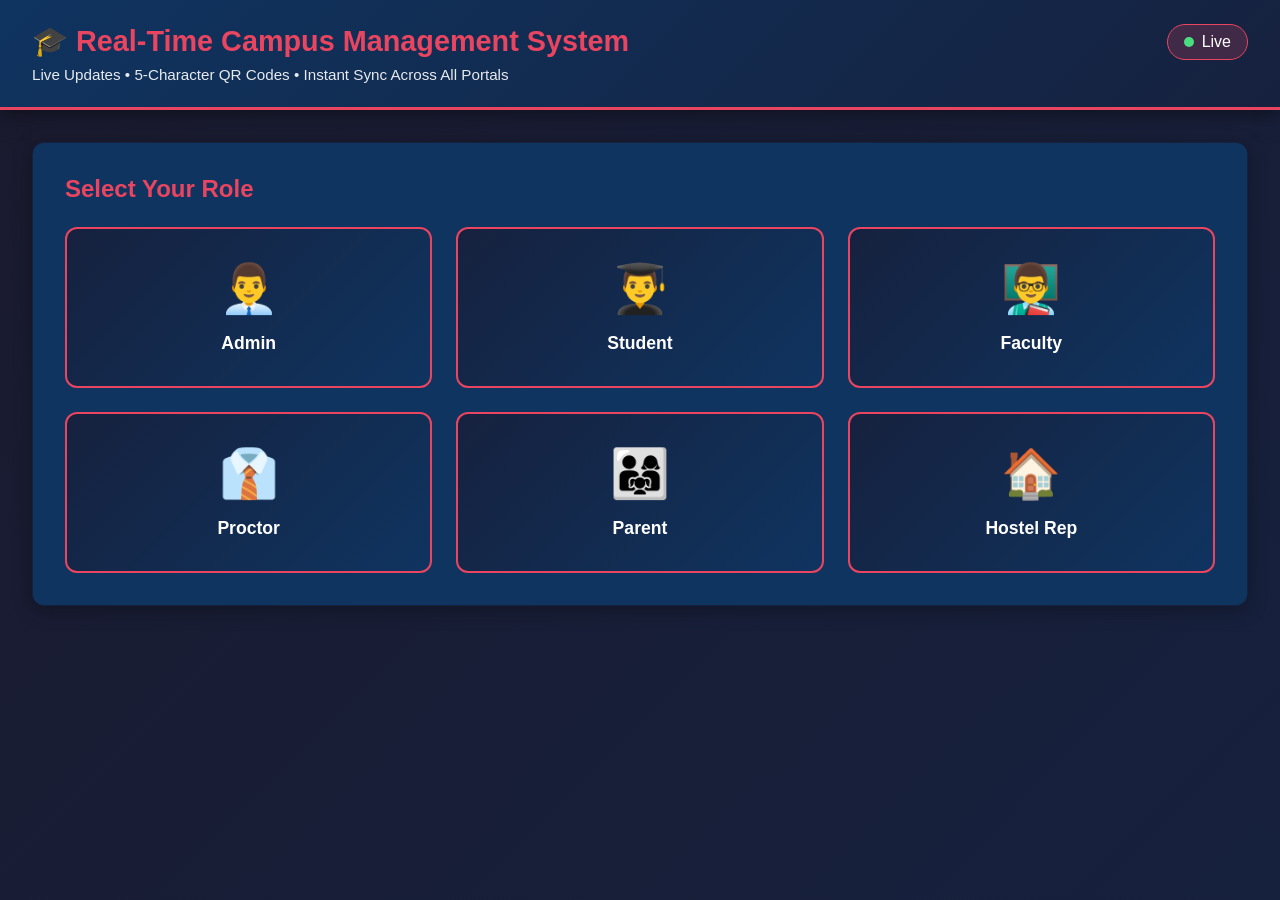
<file: index.html>
<!DOCTYPE html>
<html lang="en">
<head>
    <meta charset="UTF-8">
    <meta name="viewport" content="width=device-width, initial-scale=1.0">
    <title>Real-Time Campus Management System - Complete</title>
    <style>
        * {
            margin: 0;
            padding: 0;
            box-sizing: border-box;
        }

        body {
            font-family: 'Segoe UI', Tahoma, Geneva, Verdana, sans-serif;
            background: linear-gradient(135deg, #1a1a2e 0%, #16213e 100%);
            min-height: 100vh;
            color: #e0e0e0;
        }

        .header {
            background: linear-gradient(135deg, #0f3460 0%, #16213e 100%);
            color: white;
            padding: 1.5rem 2rem;
            box-shadow: 0 2px 20px rgba(0,0,0,0.5);
            position: relative;
            border-bottom: 3px solid #e94560;
        }

        .header h1 {
            font-size: 1.8rem;
            margin-bottom: 0.5rem;
            color: #e94560;
        }

        .header p {
            opacity: 0.9;
            font-size: 0.95rem;
        }

        .real-time-indicator {
            position: absolute;
            top: 1.5rem;
            right: 2rem;
            display: flex;
            align-items: center;
            gap: 0.5rem;
            background: rgba(233, 69, 96, 0.2);
            padding: 0.5rem 1rem;
            border-radius: 20px;
            border: 1px solid #e94560;
        }

        .status-dot {
            width: 10px;
            height: 10px;
            border-radius: 50%;
            background: #4ade80;
            animation: pulse 2s infinite;
        }

        @keyframes pulse {
            0%, 100% { opacity: 1; }
            50% { opacity: 0.5; }
        }

        .notification-badge {
            position: absolute;
            top: -8px;
            right: -8px;
            background: #e94560;
            color: white;
            border-radius: 50%;
            width: 24px;
            height: 24px;
            display: flex;
            align-items: center;
            justify-content: center;
            font-size: 0.75rem;
            font-weight: bold;
            animation: bounce 0.5s;
        }

        @keyframes bounce {
            0%, 100% { transform: scale(1); }
            50% { transform: scale(1.2); }
        }

        .container {
            max-width: 1400px;
            margin: 2rem auto;
            padding: 0 2rem;
        }

        .role-selector {
            background: #0f3460;
            border-radius: 12px;
            padding: 2rem;
            margin-bottom: 2rem;
            box-shadow: 0 4px 20px rgba(0,0,0,0.3);
            border: 1px solid #16213e;
        }

        .role-selector h2 {
            color: #e94560;
            margin-bottom: 1.5rem;
        }

        .role-buttons {
            display: grid;
            grid-template-columns: repeat(3, 1fr);
            gap: 1.5rem;
        }

        .role-btn {
            background: linear-gradient(135deg, #16213e 0%, #0f3460 100%);
            color: white;
            border: 2px solid #e94560;
            padding: 2rem 1.5rem;
            border-radius: 12px;
            cursor: pointer;
            font-size: 1.1rem;
            font-weight: 600;
            transition: all 0.3s;
            position: relative;
            text-align: center;
        }

        .role-btn:hover {
            transform: translateY(-5px);
            box-shadow: 0 10px 30px rgba(233, 69, 96, 0.4);
            background: linear-gradient(135deg, #e94560 0%, #0f3460 100%);
        }

        .role-btn.active {
            background: linear-gradient(135deg, #e94560 0%, #16213e 100%);
            box-shadow: 0 10px 30px rgba(233, 69, 96, 0.6);
        }

        .role-icon {
            font-size: 3rem;
            display: block;
            margin-bottom: 1rem;
        }

        .portal {
            display: none;
            background: #0f3460;
            border-radius: 12px;
            padding: 2rem;
            box-shadow: 0 4px 20px rgba(0,0,0,0.3);
            border: 1px solid #16213e;
        }

        .portal.active {
            display: block;
        }

        .portal-header {
            border-bottom: 2px solid #e94560;
            padding-bottom: 1rem;
            margin-bottom: 2rem;
            position: relative;
        }

        .portal-header h2 {
            color: #e94560;
            font-size: 1.8rem;
        }

        .dashboard-grid {
            display: grid;
            grid-template-columns: repeat(auto-fit, minmax(300px, 1fr));
            gap: 1.5rem;
            margin-bottom: 2rem;
        }

        .card {
            background: #16213e;
            border-radius: 8px;
            padding: 1.5rem;
            border-left: 4px solid #e94560;
            position: relative;
            box-shadow: 0 2px 10px rgba(0,0,0,0.2);
        }

        .card.new-update {
            animation: highlightCard 1s;
        }

        @keyframes highlightCard {
            0%, 100% { background: #16213e; }
            50% { background: #1a2332; }
        }

        .card h3 {
            color: #e94560;
            margin-bottom: 1rem;
            font-size: 1.2rem;
        }

        .form-group {
            margin-bottom: 1.5rem;
        }

        .form-group label {
            display: block;
            margin-bottom: 0.5rem;
            color: #b0b0b0;
            font-weight: 500;
        }

        .form-group input,
        .form-group select,
        .form-group textarea {
            width: 100%;
            padding: 0.8rem;
            border: 1px solid #1a1a2e;
            border-radius: 6px;
            font-size: 0.95rem;
            background: #1a1a2e;
            color: #e0e0e0;
        }

        .form-group input:focus,
        .form-group select:focus,
        .form-group textarea:focus {
            outline: none;
            border-color: #e94560;
        }

        .form-group textarea {
            resize: vertical;
            min-height: 100px;
        }

        .btn {
            background: linear-gradient(135deg, #e94560 0%, #0f3460 100%);
            color: white;
            border: none;
            padding: 0.8rem 2rem;
            border-radius: 6px;
            cursor: pointer;
            font-size: 1rem;
            font-weight: 500;
            transition: all 0.3s;
        }

        .btn:hover {
            transform: translateY(-2px);
            box-shadow: 0 5px 15px rgba(233, 69, 96, 0.4);
        }

        .btn:disabled {
            opacity: 0.5;
            cursor: not-allowed;
        }

        .btn-success {
            background: linear-gradient(135deg, #4ade80 0%, #16a34a 100%);
        }

        .btn-danger {
            background: linear-gradient(135deg, #ef4444 0%, #dc2626 100%);
        }

        .btn-sm {
            padding: 0.5rem 1rem;
            font-size: 0.9rem;
        }

        .tabs {
            display: flex;
            gap: 1rem;
            margin-bottom: 2rem;
            border-bottom: 2px solid #1a1a2e;
            flex-wrap: wrap;
        }

        .tab {
            padding: 1rem 1.5rem;
            background: transparent;
            border: none;
            cursor: pointer;
            font-size: 1rem;
            color: #b0b0b0;
            border-bottom: 3px solid transparent;
            transition: all 0.3s;
            position: relative;
        }

        .tab.active {
            color: #e94560;
            border-bottom-color: #e94560;
            font-weight: 600;
        }

        .tab-content {
            display: none;
        }

        .tab-content.active {
            display: block;
        }

        .qr-code {
            width: 250px;
            height: 250px;
            background: #1a1a2e;
            border: 3px solid #e94560;
            display: flex;
            flex-direction: column;
            align-items: center;
            justify-content: center;
            margin: 1rem auto;
            border-radius: 12px;
            box-shadow: 0 4px 20px rgba(233, 69, 96, 0.3);
        }

        .qr-code-text {
            font-size: 3rem;
            font-weight: bold;
            letter-spacing: 0.2rem;
            color: #e94560;
            font-family: 'Courier New', monospace;
        }

        .attendance-status {
            display: inline-block;
            padding: 0.4rem 1rem;
            border-radius: 20px;
            font-size: 0.9rem;
            font-weight: 500;
        }

        .status-present {
            background: rgba(74, 222, 128, 0.2);
            color: #4ade80;
            border: 1px solid #4ade80;
        }

        .status-absent {
            background: rgba(239, 68, 68, 0.2);
            color: #ef4444;
            border: 1px solid #ef4444;
        }

        .request-list {
            list-style: none;
        }

        .request-item {
            background: #16213e;
            padding: 1rem;
            margin-bottom: 1rem;
            border-radius: 6px;
            border-left: 4px solid #e94560;
            position: relative;
        }

        .request-item.new {
            animation: slideIn 0.5s;
            border-left-color: #fbbf24;
            background: rgba(251, 191, 36, 0.1);
        }

        @keyframes slideIn {
            from {
                transform: translateX(-20px);
                opacity: 0;
            }
            to {
                transform: translateX(0);
                opacity: 1;
            }
        }

        .request-item h4 {
            margin-bottom: 0.5rem;
            color: #e0e0e0;
        }

        .request-item p {
            color: #b0b0b0;
            margin-bottom: 0.5rem;
        }

        .request-actions {
            margin-top: 1rem;
            display: flex;
            gap: 1rem;
            flex-wrap: wrap;
        }

        .badge {
            display: inline-block;
            padding: 0.3rem 0.8rem;
            border-radius: 12px;
            font-size: 0.85rem;
            font-weight: 500;
        }

        .badge-pending {
            background: rgba(251, 191, 36, 0.2);
            color: #fbbf24;
            border: 1px solid #fbbf24;
        }

        .badge-approved {
            background: rgba(74, 222, 128, 0.2);
            color: #4ade80;
            border: 1px solid #4ade80;
        }

        .badge-rejected {
            background: rgba(239, 68, 68, 0.2);
            color: #ef4444;
            border: 1px solid #ef4444;
        }

        .badge-new {
            background: rgba(251, 191, 36, 0.2);
            color: #fbbf24;
            animation: pulse 2s infinite;
        }

        .login-form {
            max-width: 400px;
            margin: 2rem auto;
            background: #16213e;
            padding: 2rem;
            border-radius: 12px;
            box-shadow: 0 4px 20px rgba(0,0,0,0.3);
        }

        .timer {
            text-align: center;
            font-size: 1.2rem;
            color: #e94560;
            font-weight: 600;
            margin: 1rem 0;
        }

        table {
            width: 100%;
            border-collapse: collapse;
            margin-top: 1rem;
        }

        th, td {
            padding: 1rem;
            text-align: left;
            border-bottom: 1px solid #1a1a2e;
        }

        th {
            background: #1a1a2e;
            font-weight: 600;
            color: #e94560;
        }

        tr:hover {
            background: rgba(233, 69, 96, 0.05);
        }

        .logout-btn {
            float: right;
            background: #1a1a2e;
            color: #e94560;
            padding: 0.6rem 1.2rem;
            border: 1px solid #e94560;
        }

        .stats-grid {
            display: grid;
            grid-template-columns: repeat(auto-fit, minmax(200px, 1fr));
            gap: 1rem;
            margin-bottom: 2rem;
        }

        .stat-card {
            background: linear-gradient(135deg, #e94560 0%, #0f3460 100%);
            color: white;
            padding: 1.5rem;
            border-radius: 8px;
            text-align: center;
            box-shadow: 0 4px 15px rgba(233, 69, 96, 0.3);
        }

        .stat-card h3 {
            font-size: 2rem;
            margin-bottom: 0.5rem;
            color: white;
        }

        .stat-card p {
            opacity: 0.9;
        }

        .toast {
            position: fixed;
            top: 80px;
            right: 20px;
            background: #16213e;
            padding: 1rem 1.5rem;
            border-radius: 8px;
            box-shadow: 0 4px 20px rgba(0,0,0,0.5);
            display: none;
            align-items: center;
            gap: 1rem;
            z-index: 1000;
            animation: slideInRight 0.3s;
            min-width: 300px;
            border: 1px solid #e94560;
        }

        .toast.show {
            display: flex;
        }

        @keyframes slideInRight {
            from {
                transform: translateX(400px);
            }
            to {
                transform: translateX(0);
            }
        }

        .toast-success {
            border-left: 4px solid #4ade80;
        }

        .toast-error {
            border-left: 4px solid #ef4444;
        }

        .toast-info {
            border-left: 4px solid #3b82f6;
        }

        .toast-warning {
            border-left: 4px solid #fbbf24;
        }

        .timestamp {
            font-size: 0.75rem;
            color: #888;
            margin-top: 0.25rem;
        }

        .file-info {
            background: rgba(233, 69, 96, 0.1);
            padding: 0.8rem;
            border-radius: 6px;
            margin-top: 0.5rem;
            display: flex;
            align-items: center;
            gap: 0.5rem;
            border: 1px solid rgba(233, 69, 96, 0.3);
        }

        .info-box {
            background: #16213e;
            padding: 1.5rem;
            border-radius: 8px;
            margin-bottom: 1rem;
            border: 1px solid #1a1a2e;
        }

        .info-box h4 {
            color: #e94560;
            margin-bottom: 1rem;
        }

        .info-row {
            display: flex;
            justify-content: space-between;
            padding: 0.5rem 0;
            border-bottom: 1px solid #1a1a2e;
        }

        .info-row:last-child {
            border-bottom: none;
        }

        .info-label {
            color: #b0b0b0;
            font-weight: 500;
        }

        .info-value {
            color: #e0e0e0;
        }

        .modal {
            display: none;
            position: fixed;
            top: 0;
            left: 0;
            width: 100%;
            height: 100%;
            background: rgba(0, 0, 0, 0.8);
            z-index: 2000;
            justify-content: center;
            align-items: center;
        }

        .modal.show {
            display: flex;
        }

        .modal-content {
            background: #0f3460;
            padding: 2rem;
            border-radius: 12px;
            max-width: 500px;
            width: 90%;
            border: 2px solid #e94560;
            box-shadow: 0 10px 40px rgba(0,0,0,0.5);
        }

        .modal-header {
            display: flex;
            justify-content: space-between;
            align-items: center;
            margin-bottom: 1.5rem;
        }

        .modal-header h3 {
            color: #e94560;
        }

        .close-modal {
            background: none;
            border: none;
            color: #e94560;
            font-size: 1.5rem;
            cursor: pointer;
        }

        @media (max-width: 768px) {
            .role-buttons {
                grid-template-columns: 1fr;
            }
            
            .dashboard-grid {
                grid-template-columns: 1fr;
            }
            
            .real-time-indicator {
                position: static;
                margin-top: 1rem;
            }

            .toast {
                right: 10px;
                left: 10px;
                min-width: auto;
            }
        }

        .admin-section {
            margin-bottom: 2rem;
        }

        .user-card {
            background: #16213e;
            padding: 1rem;
            border-radius: 8px;
            margin-bottom: 1rem;
            border-left: 4px solid #e94560;
            display: flex;
            justify-content: space-between;
            align-items: center;
        }

        .user-info h4 {
            color: #e0e0e0;
            margin-bottom: 0.5rem;
        }

        .user-info p {
            color: #b0b0b0;
            font-size: 0.9rem;
        }

        .user-actions {
            display: flex;
            gap: 0.5rem;
        }
    </style>
</head>
<body>
    <div class="header">
        <h1>🎓 Real-Time Campus Management System</h1>
        <p>Live Updates • 5-Character QR Codes • Instant Sync Across All Portals</p>
        <div class="real-time-indicator">
            <div class="status-dot"></div>
            <span>Live</span>
        </div>
    </div>

    <!-- Toast Notification -->
    <div id="toast" class="toast">
        <span id="toastIcon">🔔</span>
        <div style="flex: 1;">
            <strong id="toastTitle">Notification</strong>
            <p id="toastMessage" style="margin: 0; font-size: 0.9rem; color: #e0e0e0;"></p>
        </div>
    </div>

    <!-- Change Password Modal -->
    <div id="passwordModal" class="modal">
        <div class="modal-content">
            <div class="modal-header">
                <h3>Change Password</h3>
                <button class="close-modal" onclick="closePasswordModal()">×</button>
            </div>
            <div class="form-group">
                <label>Current Password</label>
                <input type="password" id="currentPassword">
            </div>
            <div class="form-group">
                <label>New Password</label>
                <input type="password" id="newPassword">
            </div>
            <div class="form-group">
                <label>Confirm New Password</label>
                <input type="password" id="confirmPassword">
            </div>
            <button class="btn" onclick="changePassword()">Update Password</button>
        </div>
    </div>

    <div class="container">
        <!-- Role Selection -->
        <div class="role-selector" id="roleSelector">
            <h2>Select Your Role</h2>
            <div class="role-buttons">
                <button class="role-btn" onclick="showPortal('admin')" id="adminRoleBtn">
                    <span class="role-icon">👨‍💼</span>
                    Admin
                </button>
                <button class="role-btn" onclick="showPortal('student')" id="studentRoleBtn">
                    <span class="role-icon">👨‍🎓</span>
                    Student
                </button>
                <button class="role-btn" onclick="showPortal('faculty')" id="facultyRoleBtn">
                    <span class="role-icon">👨‍🏫</span>
                    Faculty
                </button>
                <button class="role-btn" onclick="showPortal('proctor')" id="proctorRoleBtn">
                    <span class="role-icon">👔</span>
                    Proctor
                </button>
                <button class="role-btn" onclick="showPortal('parent')" id="parentRoleBtn">
                    <span class="role-icon">👨‍👩‍👧</span>
                    Parent
                </button>
                <button class="role-btn" onclick="showPortal('hr')" id="hrRoleBtn">
                    <span class="role-icon">🏠</span>
                    Hostel Rep
                </button>
            </div>
        </div>

        <!-- Admin Portal -->
        <div id="adminPortal" class="portal">
            <div class="portal-header">
                <h2>Admin Portal</h2>
                <button class="logout-btn btn" onclick="logout()">Logout</button>
            </div>

            <div id="adminLogin" class="login-form">
                <h3 style="color: #e94560; margin-bottom: 1.5rem;">Admin Login</h3>
                <div class="form-group">
                    <label>Username</label>
                    <input type="text" id="adminUsername" value="admin">
                </div>
                <div class="form-group">
                    <label>Password</label>
                    <input type="password" id="adminPassword" value="admin123">
                </div>
                <button class="btn" onclick="adminLogin()">Login</button>
            </div>

            <div id="adminDashboard" style="display: none;">
                <div class="stats-grid">
                    <div class="stat-card">
                        <h3 id="adminTotalStudents">0</h3>
                        <p>Total Students</p>
                    </div>
                    <div class="stat-card">
                        <h3 id="adminTotalFaculty">0</h3>
                        <p>Total Faculty</p>
                    </div>
                    <div class="stat-card">
                        <h3 id="adminTotalProctors">0</h3>
                        <p>Total Proctors</p>
                    </div>
                    <div class="stat-card">
                        <h3 id="adminTotalParents">0</h3>
                        <p>Total Parents</p>
                    </div>
                </div>

                <div class="tabs">
                    <button class="tab active" onclick="switchTab(event, 'admin', 'users')">Manage Users</button>
                    <button class="tab" onclick="switchTab(event, 'admin', 'assignments')">Assignments</button>
                    <button class="tab" onclick="switchTab(event, 'admin', 'profile')">My Profile</button>
                </div>

                <!-- Manage Users Tab -->
                <div id="admin-users" class="tab-content active">
                    <div class="dashboard-grid">
                        <!-- Add Student -->
                        <div class="card">
                            <h3>Add New Student</h3>
                            <div class="form-group">
                                <label>Name</label>
                                <input type="text" id="newStudentName">
                            </div>
                            <div class="form-group">
                                <label>Registration No</label>
                                <input type="text" id="newStudentRegNo">
                            </div>
                            <div class="form-group">
                                <label>Email</label>
                                <input type="email" id="newStudentEmail">
                            </div>
                            <div class="form-group">
                                <label>Room No</label>
                                <input type="text" id="newStudentRoom">
                            </div>
                            <div class="form-group">
                                <label>Password</label>
                                <input type="text" id="newStudentPassword" value="student123">
                            </div>
                            <button class="btn" onclick="addStudent()">Add Student</button>
                        </div>

                        <!-- Add Faculty -->
                        <div class="card">
                            <h3>Add New Faculty</h3>
                            <div class="form-group">
                                <label>Name</label>
                                <input type="text" id="newFacultyName">
                            </div>
                            <div class="form-group">
                                <label>Email</label>
                                <input type="email" id="newFacultyEmail">
                            </div>
                            <div class="form-group">
                                <label>Subject</label>
                                <input type="text" id="newFacultySubject">
                            </div>
                            <div class="form-group">
                                <label>Password</label>
                                <input type="text" id="newFacultyPassword" value="faculty123">
                            </div>
                            <button class="btn" onclick="addFaculty()">Add Faculty</button>
                        </div>

                        <!-- Add Proctor -->
                        <div class="card">
                            <h3>Add New Proctor</h3>
                            <div class="form-group">
                                <label>Name</label>
                                <input type="text" id="newProctorName">
                            </div>
                            <div class="form-group">
                                <label>Email</label>
                                <input type="email" id="newProctorEmail">
                            </div>
                            <div class="form-group">
                                <label>Password</label>
                                <input type="text" id="newProctorPassword" value="proctor123">
                            </div>
                            <button class="btn" onclick="addProctor()">Add Proctor</button>
                        </div>

                        <!-- Add Parent -->
                        <div class="card">
                            <h3>Add New Parent</h3>
                            <div class="form-group">
                                <label>Student Reg No</label>
                                <select id="newParentStudentRegNo"></select>
                            </div>
                            <div class="form-group">
                                <label>Parent Email</label>
                                <input type="email" id="newParentEmail">
                            </div>
                            <div class="form-group">
                                <label>Mobile</label>
                                <input type="tel" id="newParentMobile">
                            </div>
                            <div class="form-group">
                                <label>Address</label>
                                <textarea id="newParentAddress"></textarea>
                            </div>
                            <div class="form-group">
                                <label>Password</label>
                                <input type="text" id="newParentPassword" value="parent123">
                            </div>
                            <button class="btn" onclick="addParent()">Add Parent</button>
                        </div>
                    </div>

                    <!-- Existing Users Management -->
                    <div class="admin-section" style="margin-top: 2rem;">
                        <h3 style="color: #e94560; margin-bottom: 1rem;">Manage Students</h3>
                        <div id="adminStudentsList"></div>
                    </div>

                    <div class="admin-section">
                        <h3 style="color: #e94560; margin-bottom: 1rem;">Manage Faculty</h3>
                        <div id="adminFacultyList"></div>
                    </div>

                    <div class="admin-section">
                        <h3 style="color: #e94560; margin-bottom: 1rem;">Manage Proctors</h3>
                        <div id="adminProctorsList"></div>
                    </div>
                </div>

                <!-- Assignments Tab -->
                <div id="admin-assignments" class="tab-content">
                    <div class="card">
                        <h3>Assign Proctor to Students</h3>
                        <div class="form-group">
                            <label>Select Student</label>
                            <select id="assignStudentSelect"></select>
                        </div>
                        <div class="form-group">
                            <label>Assign Proctor</label>
                            <select id="assignProctorSelect"></select>
                        </div>
                        <button class="btn" onclick="assignProctor()">Assign Proctor</button>
                    </div>

                    <div class="card" style="margin-top: 1rem;">
                        <h3>Current Assignments</h3>
                        <div id="currentAssignmentsList"></div>
                    </div>
                </div>

                <!-- My Profile Tab -->
                <div id="admin-profile" class="tab-content">
                    <div class="card">
                        <h3>Admin Profile</h3>
                        <div class="info-box">
                            <div class="info-row">
                                <span class="info-label">Username:</span>
                                <span class="info-value">admin</span>
                            </div>
                            <div class="info-row">
                                <span class="info-label">Role:</span>
                                <span class="info-value">System Administrator</span>
                            </div>
                        </div>
                        <button class="btn" onclick="openPasswordModal()">Change Password</button>
                    </div>
                </div>
            </div>
        </div>

        <!-- Student Portal -->
        <div id="studentPortal" class="portal">
            <div class="portal-header">
                <h2>Student Portal - <span id="studentNameHeader"></span></h2>
                <button class="logout-btn btn" onclick="logout()">Logout</button>
            </div>

            <div id="studentLogin" class="login-form">
                <h3 style="color: #e94560; margin-bottom: 1.5rem;">Student Login</h3>
                <div class="form-group">
                    <label>Select Student</label>
                    <select id="studentSelect" style="margin-bottom: 1rem;">
                        <option value="">-- Select Student --</option>
                    </select>
                </div>
                <div class="form-group">
                    <label>Password</label>
                    <input type="password" id="studentPassword" value="student123">
                </div>
                <button class="btn" onclick="studentLogin()">Login</button>
            </div>

            <div id="studentDashboard" style="display: none;">
                <div class="stats-grid">
                    <div class="stat-card">
                        <h3 id="studentAttendancePercent">0%</h3>
                        <p>Class Attendance</p>
                    </div>
                    <div class="stat-card">
                        <h3 id="studentPendingAssignments">0</h3>
                        <p>Pending Assignments</p>
                    </div>
                    <div class="stat-card">
                        <h3 id="studentActiveIssues">0</h3>
                        <p>Active Issues</p>
                    </div>
                    <div class="stat-card">
                        <h3 id="studentLeaveStatus">-</h3>
                        <p>Leave Status</p>
                    </div>
                </div>

                <div class="tabs">
                    <button class="tab active" onclick="switchTab(event, 'student', 'attendance')">Attendance</button>
                    <button class="tab" onclick="switchTab(event, 'student', 'leaves')" id="studentLeavesTab">Leave Requests</button>
                    <button class="tab" onclick="switchTab(event, 'student', 'assignments')" id="studentAssignmentsTab">Assignments</button>
                    <button class="tab" onclick="switchTab(event, 'student', 'hostel')" id="studentHostelTab">Hostel Issues</button>
                    <button class="tab" onclick="switchTab(event, 'student', 'profile')">My Details</button>
                </div>

                <!-- Attendance Tab -->
                <div id="student-attendance" class="tab-content active">
                    <div class="dashboard-grid">
                        <div class="card">
                            <h3>Mark Attendance</h3>
                            <div class="form-group">
                                <label>5-Character Code</label>
                                <input type="text" id="qrCodeInput" placeholder="Enter 5-character code" 
                                       maxlength="5" style="text-transform: uppercase; font-size: 1.2rem; text-align: center; letter-spacing: 0.2rem;">
                            </div>
                            <button class="btn" onclick="markAttendance()">Mark Attendance</button>
                        </div>

                        <div class="card">
                            <h3>Attendance History</h3>
                            <div id="attendanceHistoryContainer"></div>
                        </div>
                    </div>
                </div>

                <!-- Leave Requests Tab -->
                <div id="student-leaves" class="tab-content">
                    <div class="dashboard-grid">
                        <div class="card">
                            <h3>Apply for Leave</h3>
                            <div class="form-group">
                                <label>Leave Type</label>
                                <select id="leaveType">
                                    <option>Medical Leave</option>
                                    <option>Personal Leave</option>
                                    <option>Emergency Leave</option>
                                </select>
                            </div>
                            <div class="form-group">
                                <label>From Date</label>
                                <input type="date" id="leaveFrom">
                            </div>
                            <div class="form-group">
                                <label>To Date</label>
                                <input type="date" id="leaveTo">
                            </div>
                            <div class="form-group">
                                <label>Reason</label>
                                <textarea id="leaveReason" placeholder="Explain your reason for leave..."></textarea>
                            </div>
                            <button class="btn" onclick="submitLeave()">Submit Leave Request</button>
                        </div>

                        <div class="card">
                            <h3>Leave History</h3>
                            <ul class="request-list" id="studentLeaveHistory"></ul>
                        </div>
                    </div>
                </div>

                <!-- Assignments Tab -->
                <div id="student-assignments" class="tab-content">
                    <div class="dashboard-grid">
                        <div class="card">
                            <h3>Upload Assignment</h3>
                            <div class="form-group">
                                <label>Select Assignment</label>
                                <select id="assignmentSelectStudent">
                                    <option value="">-- Select Assignment --</option>
                                </select>
                            </div>
                            <div class="form-group">
                                <label>Assignment File</label>
                                <input type="file" id="assignmentFileInput" accept=".pdf,.doc,.docx,.txt">
                            </div>
                            <button class="btn" onclick="uploadAssignment()">Upload Assignment</button>
                        </div>

                        <div class="card">
                            <h3>My Submissions</h3>
                            <div id="studentSubmissionsList"></div>
                        </div>
                    </div>

                    <div class="card" style="margin-top: 1rem;">
                        <h3>Available Assignments</h3>
                        <div id="studentAvailableAssignments"></div>
                    </div>
                </div>

                <!-- Hostel Issues Tab -->
                <div id="student-hostel" class="tab-content">
                    <div class="dashboard-grid">
                        <div class="card">
                            <h3>Raise Hostel Issue</h3>
                            <div class="form-group">
                                <label>Issue Type</label>
                                <select id="issueType">
                                    <option>Room Maintenance</option>
                                    <option>Electrical Issue</option>
                                    <option>Plumbing Issue</option>
                                    <option>Cleanliness</option>
                                    <option>Security Concern</option>
                                    <option>Other</option>
                                </select>
                            </div>
                            <div class="form-group">
                                <label>Description</label>
                                <textarea id="issueDescription" placeholder="Describe the issue in detail..."></textarea>
                            </div>
                            <div class="form-group">
                                <label>Priority</label>
                                <select id="issuePriority">
                                    <option>Low</option>
                                    <option>Medium</option>
                                    <option>High</option>
                                    <option>Urgent</option>
                                </select>
                            </div>
                            <button class="btn" onclick="submitHostelIssue()">Submit Issue</button>
                        </div>

                        <div class="card">
                            <h3>My Issues</h3>
                            <ul class="request-list" id="studentHostelIssues"></ul>
                        </div>
                    </div>
                </div>

                <!-- My Details Tab -->
                <div id="student-profile" class="tab-content">
                    <div class="card">
                        <h3>My Information</h3>
                        <div id="studentProfileInfo"></div>
                        <button class="btn" onclick="openPasswordModal()" style="margin-top: 1rem;">Change Password</button>
                    </div>
                </div>
            </div>
        </div>

        <!-- Faculty Portal -->
        <div id="facultyPortal" class="portal">
            <div class="portal-header">
                <h2>Faculty Portal - <span id="facultyNameHeader"></span></h2>
                <button class="logout-btn btn" onclick="logout()">Logout</button>
            </div>

            <div id="facultyLogin" class="login-form">
                <h3 style="color: #e94560; margin-bottom: 1.5rem;">Faculty Login</h3>
                <div class="form-group">
                    <label>Select Faculty</label>
                    <select id="facultySelect">
                        <option value="">-- Select Faculty --</option>
                    </select>
                </div>
                <div class="form-group">
                    <label>Password</label>
                    <input type="password" id="facultyPassword" value="faculty123">
                </div>
                <button class="btn" onclick="facultyLogin()">Login</button>
            </div>

            <div id="facultyDashboard" style="display: none;">
                <div class="stats-grid">
                    <div class="stat-card">
                        <h3 id="facultyTodayAttendance">0</h3>
                        <p>Students Present Today</p>
                    </div>
                    <div class="stat-card">
                        <h3 id="facultyPendingAssignments">0</h3>
                        <p>Submissions to Review</p>
                    </div>
                    <div class="stat-card">
                        <h3 id="facultyActiveQR">Inactive</h3>
                        <p>QR Status</p>
                    </div>
                    <div class="stat-card">
                        <h3 id="facultyMyStudents">0</h3>
                        <p>My Students</p>
                    </div>
                </div>

                <div class="tabs">
                    <button class="tab active" onclick="switchTab(event, 'faculty', 'attendance')">Attendance</button>
                    <button class="tab" onclick="switchTab(event, 'faculty', 'assignments')" id="facultyAssignmentsTab">Create Assignment</button>
                    <button class="tab" onclick="switchTab(event, 'faculty', 'submissions')" id="facultySubmissionsTab">Review Submissions</button>
                    <button class="tab" onclick="switchTab(event, 'faculty', 'profile')">My Profile</button>
                </div>

                <!-- Attendance Tab -->
                <div id="faculty-attendance" class="tab-content active">
                    <div class="dashboard-grid">
                        <div class="card">
                            <h3>Generate Attendance Code</h3>
                            <div class="form-group">
                                <label>Select Subject</label>
                                <select id="qrSubject">
                                    <option>Mathematics</option>
                                    <option>Physics</option>
                                    <option>Chemistry</option>
                                    <option>Computer Science</option>
                                    <option>English</option>
                                </select>
                            </div>
                            <div class="form-group">
                                <label>Select Slot</label>
                                <select id="qrSlot">
                                    <option>9:00 AM - 10:00 AM</option>
                                    <option>10:00 AM - 11:00 AM</option>
                                    <option>11:00 AM - 12:00 PM</option>
                                    <option>2:00 PM - 3:00 PM</option>
                                    <option>3:00 PM - 4:00 PM</option>
                                </select>
                            </div>
                            <button class="btn" onclick="generateQR()">Generate Code</button>
                            
                            <div id="qrDisplay" style="display: none; margin-top: 1rem;">
                                <div class="qr-code">
                                    <p style="margin: 0; color: #b0b0b0; font-size: 0.9rem;">Attendance Code</p>
                                    <div class="qr-code-text" id="qrCodeDisplay">XXXXX</div>
                                    <p style="margin: 0; color: #b0b0b0; font-size: 0.85rem;">Students enter this code</p>
                                </div>
                                <div class="timer">Auto-refresh in: <span id="qrTimer">10</span>s</div>
                            </div>
                        </div>

                        <div class="card">
                            <h3>Today's Attendance</h3>
                            <div id="todayAttendance">
                                <p><strong>Subject:</strong> <span id="currentSubject">-</span></p>
                                <p><strong>Slot:</strong> <span id="currentSlot">-</span></p>
                                <p><strong>Students Present:</strong> <span id="presentCount">0</span></p>
                                <div id="attendanceStudentsList"></div>
                            </div>
                        </div>
                    </div>
                </div>

                <!-- Create Assignment Tab -->
                <div id="faculty-assignments" class="tab-content">
                    <div class="card">
                        <h3>Create New Assignment</h3>
                        <div class="form-group">
                            <label>Select Subject</label>
                            <select id="assignSubject">
                                <option>Mathematics</option>
                                <option>Physics</option>
                                <option>Chemistry</option>
                                <option>Computer Science</option>
                                <option>English</option>
                            </select>
                        </div>
                        <div class="form-group">
                            <label>Assignment Title</label>
                            <input type="text" id="assignTitle" placeholder="e.g., Calculus Chapter 5 Problems">
                        </div>
                        <div class="form-group">
                            <label>Description</label>
                            <textarea id="assignDescription" placeholder="Detailed instructions for the assignment..."></textarea>
                        </div>
                        <div class="form-group">
                            <label>Due Date</label>
                            <input type="date" id="assignDueDate">
                        </div>
                        <button class="btn" onclick="createAssignment()">Create Assignment</button>
                    </div>

                    <div class="card" style="margin-top: 1rem;">
                        <h3>My Active Assignments</h3>
                        <div id="facultyActiveAssignmentsList"></div>
                    </div>
                </div>

                <!-- Review Submissions Tab -->
                <div id="faculty-submissions" class="tab-content">
                    <div class="card">
                        <h3>Assignment Submissions</h3>
                        <div id="facultySubmissionsList"></div>
                    </div>
                </div>

                <!-- My Profile Tab -->
                <div id="faculty-profile" class="tab-content">
                    <div class="card">
                        <h3>Faculty Profile</h3>
                        <div id="facultyProfileInfo"></div>
                        <button class="btn" onclick="openPasswordModal()" style="margin-top: 1rem;">Change Password</button>
                    </div>
                </div>
            </div>
        </div>

        <!-- Proctor Portal -->
        <div id="proctorPortal" class="portal">
            <div class="portal-header">
                <h2>Proctor Portal - <span id="proctorNameHeader"></span></h2>
                <button class="logout-btn btn" onclick="logout()">Logout</button>
            </div>

            <div id="proctorLogin" class="login-form">
                <h3 style="color: #e94560; margin-bottom: 1.5rem;">Proctor Login</h3>
                <div class="form-group">
                    <label>Select Proctor</label>
                    <select id="proctorSelect">
                        <option value="">-- Select Proctor --</option>
                    </select>
                </div>
                <div class="form-group">
                    <label>Password</label>
                    <input type="password" id="proctorPassword" value="proctor123">
                </div>
                <button class="btn" onclick="proctorLogin()">Login</button>
            </div>

            <div id="proctorDashboard" style="display: none;">
                <div class="stats-grid">
                    <div class="stat-card">
                        <h3 id="proctorStudentsCount">0</h3>
                        <p>My Students</p>
                    </div>
                    <div class="stat-card">
                        <h3 id="proctorPendingLeaves">0</h3>
                        <p>Pending Leaves</p>
                    </div>
                    <div class="stat-card">
                        <h3 id="proctorApprovedLeaves">0</h3>
                        <p>Approved Leaves</p>
                    </div>
                    <div class="stat-card">
                        <h3 id="proctorRejectedLeaves">0</h3>
                        <p>Rejected Leaves</p>
                    </div>
                </div>

                <div class="tabs">
                    <button class="tab active" onclick="switchTab(event, 'proctor', 'leaves')" id="proctorLeavesTab">Leave Requests</button>
                    <button class="tab" onclick="switchTab(event, 'proctor', 'students')">My Students</button>
                    <button class="tab" onclick="switchTab(event, 'proctor', 'manage')">Manage Credentials</button>
                    <button class="tab" onclick="switchTab(event, 'proctor', 'profile')">My Profile</button>
                </div>

                <!-- Leave Requests Tab -->
                <div id="proctor-leaves" class="tab-content active">
                    <div class="card">
                        <h3>Pending Leave Requests</h3>
                        <ul class="request-list" id="proctorPendingLeavesList"></ul>
                    </div>

                    <div class="card" style="margin-top: 1rem;">
                        <h3>Leave History</h3>
                        <div id="proctorLeaveHistoryList"></div>
                    </div>
                </div>

                <!-- My Students Tab -->
                <div id="proctor-students" class="tab-content">
                    <div class="card">
                        <h3>My Assigned Students</h3>
                        <div id="proctorStudentsList"></div>
                    </div>
                </div>

                <!-- Manage Credentials Tab -->
                <div id="proctor-manage" class="tab-content">
                    <div class="card">
                        <h3>Reset Student Password</h3>
                        <div class="form-group">
                            <label>Select Student</label>
                            <select id="proctorStudentSelect"></select>
                        </div>
                        <div class="form-group">
                            <label>New Password</label>
                            <input type="text" id="proctorNewStudentPassword">
                        </div>
                        <button class="btn" onclick="resetStudentPassword()">Reset Password</button>
                    </div>
                </div>

                <!-- My Profile Tab -->
                <div id="proctor-profile" class="tab-content">
                    <div class="card">
                        <h3>Proctor Profile</h3>
                        <div id="proctorProfileInfo"></div>
                        <button class="btn" onclick="openPasswordModal()" style="margin-top: 1rem;">Change Password</button>
                    </div>
                </div>
            </div>
        </div>

        <!-- Parent Portal -->
        <div id="parentPortal" class="portal">
            <div class="portal-header">
                <h2>Parent Portal - <span id="parentStudentHeader"></span></h2>
                <button class="logout-btn btn" onclick="logout()">Logout</button>
            </div>

            <div id="parentLogin" class="login-form">
                <h3 style="color: #e94560; margin-bottom: 1.5rem;">Parent Login</h3>
                <div class="form-group">
                    <label>Select Parent</label>
                    <select id="parentSelect">
                        <option value="">-- Select Parent Account --</option>
                    </select>
                </div>
                <div class="form-group">
                    <label>Password</label>
                    <input type="password" id="parentPassword" value="parent123">
                </div>
                <button class="btn" onclick="parentLogin()">Login</button>
            </div>

            <div id="parentDashboard" style="display: none;">
                <div class="stats-grid">
                    <div class="stat-card">
                        <h3 id="parentAttendancePercent">0%</h3>
                        <p>Attendance</p>
                    </div>
                    <div class="stat-card">
                        <h3 id="parentAssignmentsCount">0/0</h3>
                        <p>Assignments</p>
                    </div>
                    <div class="stat-card">
                        <h3 id="parentPendingLeaves">0</h3>
                        <p>Pending Approvals</p>
                    </div>
                    <div class="stat-card">
                        <h3 id="parentHostelIssues">0</h3>
                        <p>Hostel Issues</p>
                    </div>
                </div>

                <div class="tabs">
                    <button class="tab active" onclick="switchTab(event, 'parent', 'overview')">Overview</button>
                    <button class="tab" onclick="switchTab(event, 'parent', 'leaves')" id="parentLeavesTab">Leave Approvals</button>
                    <button class="tab" onclick="switchTab(event, 'parent', 'assignments')">Assignments</button>
                    <button class="tab" onclick="switchTab(event, 'parent', 'hostel')">Hostel</button>
                    <button class="tab" onclick="switchTab(event, 'parent', 'profile')">My Profile</button>
                </div>

                <!-- Overview Tab -->
                <div id="parent-overview" class="tab-content active">
                    <div class="card">
                        <h3>Recent Activities</h3>
                        <div id="parentRecentActivities"></div>
                    </div>
                </div>

                <!-- Leave Approvals Tab -->
                <div id="parent-leaves" class="tab-content">
                    <div class="card">
                        <h3>Pending Leave Approvals</h3>
                        <ul class="request-list" id="parentPendingLeavesList"></ul>
                    </div>

                    <div class="card" style="margin-top: 1rem;">
                        <h3>Leave History</h3>
                        <div id="parentLeaveHistoryList"></div>
                    </div>
                </div>

                <!-- Assignments Tab -->
                <div id="parent-assignments" class="tab-content">
                    <div class="card">
                        <h3>Assignment Tracking</h3>
                        <div id="parentAssignmentsList"></div>
                    </div>
                </div>

                <!-- Hostel Tab -->
                <div id="parent-hostel" class="tab-content">
                    <div class="card">
                        <h3>Hostel Issues</h3>
                        <div id="parentHostelIssuesList"></div>
                    </div>
                </div>

                <!-- My Profile Tab -->
                <div id="parent-profile" class="tab-content">
                    <div class="card">
                        <h3>Parent Profile</h3>
                        <div id="parentProfileInfo"></div>
                        <button class="btn" onclick="openPasswordModal()" style="margin-top: 1rem;">Change Password</button>
                    </div>
                </div>
            </div>
        </div>

        <!-- HR Portal -->
        <div id="hrPortal" class="portal">
            <div class="portal-header">
                <h2>Hostel Representative Portal</h2>
                <button class="logout-btn btn" onclick="logout()">Logout</button>
            </div>

            <div id="hrLogin" class="login-form">
                <h3 style="color: #e94560; margin-bottom: 1.5rem;">HR Login</h3>
                <div class="form-group">
                    <label>Email</label>
                    <input type="email" id="hrEmail" value="hr@college.edu">
                </div>
                <div class="form-group">
                    <label>Password</label>
                    <input type="password" id="hrPassword" value="hr123">
                </div>
                <button class="btn" onclick="hrLogin()">Login</button>
            </div>

            <div id="hrDashboard" style="display: none;">
                <div class="stats-grid">
                    <div class="stat-card">
                        <h3 id="hrTotalStudents">0</h3>
                        <p>Total Students</p>
                    </div>
                    <div class="stat-card">
                        <h3 id="hrPendingIssues">0</h3>
                        <p>Pending Issues</p>
                    </div>
                    <div class="stat-card">
                        <h3 id="hrResolvedIssues">0</h3>
                        <p>Resolved Issues</p>
                    </div>
                </div>

                <div class="tabs">
                    <button class="tab active" onclick="switchTab(event, 'hr', 'issues')" id="hrIssuesTab">Hostel Issues</button>
                    <button class="tab" onclick="switchTab(event, 'hr', 'students')">Student Directory</button>
                    <button class="tab" onclick="switchTab(event, 'hr', 'profile')">My Profile</button>
                </div>

                <!-- Issues Tab -->
                <div id="hr-issues" class="tab-content active">
                    <div class="card">
                        <h3>Pending Issues</h3>
                        <ul class="request-list" id="hrPendingIssuesList"></ul>
                    </div>

                    <div class="card" style="margin-top: 1rem;">
                        <h3>Resolved Issues</h3>
                        <div id="hrResolvedIssuesList"></div>
                    </div>
                </div>

                <!-- Students Tab -->
                <div id="hr-students" class="tab-content">
                    <div class="card">
                        <h3>Student Directory</h3>
                        <div id="hrStudentDirectory"></div>
                    </div>
                </div>

                <!-- My Profile Tab -->
                <div id="hr-profile" class="tab-content">
                    <div class="card">
                        <h3>HR Profile</h3>
                        <div id="hrProfileInfo"></div>
                        <button class="btn" onclick="openPasswordModal()" style="margin-top: 1rem;">Change Password</button>
                    </div>
                </div>
            </div>
        </div>
    </div>

    <script>
        // ========== DATABASE INITIALIZATION ==========
        
        class RealTimeDB {
            constructor() {
                this.init();
                this.setupStorageListener();
            }

            init() {
                if (!localStorage.getItem('campusDB')) {
                    const initialData = {
                        admin: { username: 'admin', password: 'admin123' },
                        students: [
                            { email: 'student1@college.edu', password: 'student123', regNo: 'CS2021001', name: 'Aarav Sharma', room: '101', proctorId: 'P001', parentId: 'PAR001' },
                            { email: 'student2@college.edu', password: 'student123', regNo: 'CS2021002', name: 'Diya Patel', room: '102', proctorId: 'P001', parentId: 'PAR002' },
                            { email: 'student3@college.edu', password: 'student123', regNo: 'CS2021003', name: 'Vihaan Kumar', room: '201', proctorId: 'P002', parentId: 'PAR003' },
                            { email: 'student4@college.edu', password: 'student123', regNo: 'CS2021004', name: 'Ananya Singh', room: '202', proctorId: 'P002', parentId: 'PAR004' }
                        ],
                        faculty: [
                            { id: 'F001', email: 'faculty1@college.edu', password: 'faculty123', name: 'Dr. Rajesh Kumar', subject: 'Mathematics' },
                            { id: 'F002', email: 'faculty2@college.edu', password: 'faculty123', name: 'Dr. Priya Menon', subject: 'Physics' },
                            { id: 'F003', email: 'faculty3@college.edu', password: 'faculty123', name: 'Prof. Amit Sharma', subject: 'Chemistry' }
                        ],
                        proctors: [
                            { id: 'P001', email: 'proctor1@college.edu', password: 'proctor123', name: 'Prof. Suresh Babu' },
                            { id: 'P002', email: 'proctor2@college.edu', password: 'proctor123', name: 'Dr. Lakshmi Devi' }
                        ],
                        parents: [
                            { id: 'PAR001', email: 'parent1@email.com', password: 'parent123', studentRegNo: 'CS2021001', studentName: 'Aarav Sharma', mobile: '+91-9876543210', address: '123 Main St, Mumbai' },
                            { id: 'PAR002', email: 'parent2@email.com', password: 'parent123', studentRegNo: 'CS2021002', studentName: 'Diya Patel', mobile: '+91-9876543211', address: '456 Park Ave, Delhi' },
                            { id: 'PAR003', email: 'parent3@email.com', password: 'parent123', studentRegNo: 'CS2021003', studentName: 'Vihaan Kumar', mobile: '+91-9876543212', address: '789 Hill Rd, Bangalore' },
                            { id: 'PAR004', email: 'parent4@email.com', password: 'parent123', studentRegNo: 'CS2021004', studentName: 'Ananya Singh', mobile: '+91-9876543213', address: '321 Lake View, Chennai' }
                        ],
                        hr: [
                            { email: 'hr@college.edu', password: 'hr123', name: 'Hostel Manager' }
                        ],
                        leaves: [],
                        assignments: [],
                        hostelIssues: [],
                        attendance: [],
                        activeQR: null,
                        submittedAssignments: []
                    };
                    localStorage.setItem('campusDB', JSON.stringify(initialData));
                }
            }

            getData() {
                return JSON.parse(localStorage.getItem('campusDB'));
            }

            setData(data) {
                localStorage.setItem('campusDB', JSON.stringify(data));
                this.triggerUpdate();
            }

            triggerUpdate() {
                window.dispatchEvent(new CustomEvent('campusDBUpdate'));
            }

            setupStorageListener() {
                window.addEventListener('storage', (e) => {
                    if (e.key === 'campusDB') {
                        window.dispatchEvent(new CustomEvent('campusDBUpdate'));
                    }
                });
            }

            addLeave(leave) {
                const data = this.getData();
                leave.id = 'L' + Date.now();
                leave.timestamp = new Date().toISOString();
                data.leaves.push(leave);
                this.setData(data);
                return leave.id;
            }

            updateLeave(leaveId, updates) {
                const data = this.getData();
                const leave = data.leaves.find(l => l.id === leaveId);
                if (leave) {
                    Object.assign(leave, updates);
                    this.setData(data);
                }
            }

            addAssignment(assignment) {
                const data = this.getData();
                assignment.id = 'A' + Date.now();
                assignment.timestamp = new Date().toISOString();
                data.assignments.push(assignment);
                this.setData(data);
                return assignment.id;
            }

            submitAssignment(submission) {
                const data = this.getData();
                submission.id = 'S' + Date.now();
                submission.timestamp = new Date().toISOString();
                submission.status = 'submitted';
                data.submittedAssignments.push(submission);
                this.setData(data);
                return submission.id;
            }

            updateSubmission(submissionId, updates) {
                const data = this.getData();
                const submission = data.submittedAssignments.find(s => s.id === submissionId);
                if (submission) {
                    Object.assign(submission, updates);
                    this.setData(data);
                }
            }

            addHostelIssue(issue) {
                const data = this.getData();
                issue.id = 'H' + Date.now();
                issue.timestamp = new Date().toISOString();
                issue.status = 'pending';
                data.hostelIssues.push(issue);
                this.setData(data);
                return issue.id;
            }

            updateHostelIssue(issueId, updates) {
                const data = this.getData();
                const issue = data.hostelIssues.find(i => i.id === issueId);
                if (issue) {
                    Object.assign(issue, updates);
                    this.setData(data);
                }
            }

            addAttendance(attendance) {
                const data = this.getData();
                attendance.id = 'AT' + Date.now();
                attendance.timestamp = new Date().toISOString();
                data.attendance.push(attendance);
                this.setData(data);
            }

            setActiveQR(qrData) {
                const data = this.getData();
                data.activeQR = qrData;
                this.setData(data);
            }

            addStudent(student) {
                const data = this.getData();
                student.regNo = 'CS2021' + String(data.students.length + 1).padStart(3, '0');
                student.email = student.email || `${student.regNo}@college.edu`;
                data.students.push(student);
                this.setData(data);
                return student.regNo;
            }

            addFaculty(faculty) {
                const data = this.getData();
                faculty.id = 'F' + String(data.faculty.length + 1).padStart(3, '0');
                data.faculty.push(faculty);
                this.setData(data);
                return faculty.id;
            }

            addProctor(proctor) {
                const data = this.getData();
                proctor.id = 'P' + String(data.proctors.length + 1).padStart(3, '0');
                data.proctors.push(proctor);
                this.setData(data);
                return proctor.id;
            }

            addParent(parent) {
                const data = this.getData();
                parent.id = 'PAR' + String(data.parents.length + 1).padStart(3, '0');
                data.parents.push(parent);
                this.setData(data);
                return parent.id;
            }

            updatePassword(role, identifier, newPassword) {
                const data = this.getData();
                if (role === 'admin') {
                    data.admin.password = newPassword;
                } else if (role === 'student') {
                    const student = data.students.find(s => s.regNo === identifier);
                    if (student) student.password = newPassword;
                } else if (role === 'faculty') {
                    const faculty = data.faculty.find(f => f.id === identifier);
                    if (faculty) faculty.password = newPassword;
                } else if (role === 'proctor') {
                    const proctor = data.proctors.find(p => p.id === identifier);
                    if (proctor) proctor.password = newPassword;
                } else if (role === 'parent') {
                    const parent = data.parents.find(p => p.id === identifier);
                    if (parent) parent.password = newPassword;
                } else if (role === 'hr') {
                    data.hr[0].password = newPassword;
                }
                this.setData(data);
            }

            updateStudentProctor(studentRegNo, proctorId) {
                const data = this.getData();
                const student = data.students.find(s => s.regNo === studentRegNo);
                if (student) {
                    student.proctorId = proctorId;
                    this.setData(data);
                }
            }
        }

        const db = new RealTimeDB();
        let currentUser = null;
        let currentRole = null;
        let qrTimer = null;

        // ========== UTILITY FUNCTIONS ==========

        function generate5CharCode() {
            const chars = 'ABCDEFGHIJKLMNOPQRSTUVWXYZ0123456789';
            let code = '';
            for (let i = 0; i < 5; i++) {
                code += chars.charAt(Math.floor(Math.random() * chars.length));
            }
            return code;
        }

        function showToast(message, type = 'info', title = 'Notification') {
            const toast = document.getElementById('toast');
            const toastIcon = document.getElementById('toastIcon');
            const toastTitle = document.getElementById('toastTitle');
            const toastMessage = document.getElementById('toastMessage');

            const icons = {
                success: '✅',
                error: '❌',
                info: '🔔',
                warning: '⚠️'
            };

            toast.className = 'toast show toast-' + type;
            toastIcon.textContent = icons[type] || icons.info;
            toastTitle.textContent = title;
            toastMessage.textContent = message;

            setTimeout(() => {
                toast.classList.remove('show');
            }, 5000);
        }

        function formatDate(dateString) {
            const date = new Date(dateString);
            return date.toLocaleDateString() + ' ' + date.toLocaleTimeString();
        }

        function formatDateOnly(dateString) {
            return new Date(dateString).toLocaleDateString();
        }

        function updateNotificationBadge(elementId, count) {
            const element = document.getElementById(elementId);
            if (!element) return;

            let badge = element.querySelector('.notification-badge');
            if (count > 0) {
                if (!badge) {
                    badge = document.createElement('span');
                    badge.className = 'notification-badge';
                    element.style.position = 'relative';
                    element.appendChild(badge);
                }
                badge.textContent = count;
            } else if (badge) {
                badge.remove();
            }
        }

        function showPortal(role) {
            document.querySelectorAll('.portal').forEach(p => p.classList.remove('active'));
            document.querySelectorAll('.role-btn').forEach(btn => btn.classList.remove('active'));
            
            const portal = document.getElementById(role + 'Portal');
            if (portal) {
                portal.classList.add('active');
                currentRole = role;
                
                const button = document.getElementById(role + 'RoleBtn');
                if (button) {
                    button.classList.add('active');
                }
            }
        }

        function logout() {
            currentUser = null;
            currentRole = null;
            if (qrTimer) clearInterval(qrTimer);
            location.reload();
        }

        function switchTab(event, portal, tab) {
            const tabs = document.querySelectorAll(`#${portal}Dashboard .tab`);
            tabs.forEach(t => t.classList.remove('active'));

            event.target.classList.add('active');

            const contents = document.querySelectorAll(`#${portal}Dashboard .tab-content`);
            contents.forEach(c => c.classList.remove('active'));

            const content = document.getElementById(`${portal}-${tab}`);
            if (content) {
                content.classList.add('active');
            }
        }

        function populateDropdowns() {
            const data = db.getData();

            // Student dropdown
            const studentSelect = document.getElementById('studentSelect');
            studentSelect.innerHTML = '<option value="">-- Select Student --</option>' +
                data.students.map(s => `<option value="${s.regNo}">${s.name} (${s.regNo})</option>`).join('');

            // Faculty dropdown
            const facultySelect = document.getElementById('facultySelect');
            facultySelect.innerHTML = '<option value="">-- Select Faculty --</option>' +
                data.faculty.map(f => `<option value="${f.id}">${f.name} - ${f.subject}</option>`).join('');

            // Proctor dropdown
            const proctorSelect = document.getElementById('proctorSelect');
            proctorSelect.innerHTML = '<option value="">-- Select Proctor --</option>' +
                data.proctors.map(p => `<option value="${p.id}">${p.name}</option>`).join('');

            // Parent dropdown
            const parentSelect = document.getElementById('parentSelect');
            parentSelect.innerHTML = '<option value="">-- Select Parent Account --</option>' +
                data.parents.map(p => `<option value="${p.id}">Parent of ${p.studentName}</option>`).join('');

            // Admin dropdowns
            const assignStudentSelect = document.getElementById('assignStudentSelect');
            if (assignStudentSelect) {
                assignStudentSelect.innerHTML = '<option value="">-- Select Student --</option>' +
                    data.students.map(s => `<option value="${s.regNo}">${s.name} (${s.regNo})</option>`).join('');
            }

            const assignProctorSelect = document.getElementById('assignProctorSelect');
            if (assignProctorSelect) {
                assignProctorSelect.innerHTML = '<option value="">-- Select Proctor --</option>' +
                    data.proctors.map(p => `<option value="${p.id}">${p.name}</option>`).join('');
            }

            const newParentStudentRegNo = document.getElementById('newParentStudentRegNo');
            if (newParentStudentRegNo) {
                newParentStudentRegNo.innerHTML = '<option value="">-- Select Student --</option>' +
                    data.students.map(s => `<option value="${s.regNo}">${s.name} (${s.regNo})</option>`).join('');
            }

            // Proctor student select
            const proctorStudentSelect = document.getElementById('proctorStudentSelect');
            if (proctorStudentSelect && currentUser && currentRole === 'proctor') {
                const myStudents = data.students.filter(s => s.proctorId === currentUser.id);
                proctorStudentSelect.innerHTML = '<option value="">-- Select Student --</option>' +
                    myStudents.map(s => `<option value="${s.regNo}">${s.name} (${s.regNo})</option>`).join('');
            }
        }

        // ========== PASSWORD MANAGEMENT ==========

        function openPasswordModal() {
            document.getElementById('passwordModal').classList.add('show');
            document.getElementById('currentPassword').value = '';
            document.getElementById('newPassword').value = '';
            document.getElementById('confirmPassword').value = '';
        }

        function closePasswordModal() {
            document.getElementById('passwordModal').classList.remove('show');
        }

        function changePassword() {
            const currentPass = document.getElementById('currentPassword').value;
            const newPass = document.getElementById('newPassword').value;
            const confirmPass = document.getElementById('confirmPassword').value;

            if (!currentPass || !newPass || !confirmPass) {
                showToast('Please fill all fields', 'error', 'Error');
                return;
            }

            if (newPass !== confirmPass) {
                showToast('New passwords do not match', 'error', 'Error');
                return;
            }

            const data = db.getData();
            let currentPassword = '';
            let identifier = '';

            if (currentRole === 'admin') {
                currentPassword = data.admin.password;
                identifier = 'admin';
            } else if (currentRole === 'student') {
                currentPassword = currentUser.password;
                identifier = currentUser.regNo;
            } else if (currentRole === 'faculty') {
                currentPassword = currentUser.password;
                identifier = currentUser.id;
            } else if (currentRole === 'proctor') {
                currentPassword = currentUser.password;
                identifier = currentUser.id;
            } else if (currentRole === 'parent') {
                currentPassword = currentUser.password;
                identifier = currentUser.id;
            } else if (currentRole === 'hr') {
                currentPassword = currentUser.password;
                identifier = 'hr';
            }

            if (currentPass !== currentPassword) {
                showToast('Current password is incorrect', 'error', 'Error');
                return;
            }

            db.updatePassword(currentRole, identifier, newPass);
            currentUser.password = newPass;

            showToast('Password updated successfully!', 'success', 'Success');
            closePasswordModal();
        }

        // ========== ADMIN PORTAL ==========

        function adminLogin() {
            const username = document.getElementById('adminUsername').value;
            const password = document.getElementById('adminPassword').value;

            const data = db.getData();
            if (username === data.admin.username && password === data.admin.password) {
                currentUser = data.admin;
                document.getElementById('adminLogin').style.display = 'none';
                document.getElementById('adminDashboard').style.display = 'block';
                showToast('Welcome Admin!', 'success', 'Login Successful');
                loadAdminDashboard();
            } else {
                showToast('Invalid credentials', 'error', 'Login Failed');
            }
        }

        function loadAdminDashboard() {
            const data = db.getData();
            document.getElementById('adminTotalStudents').textContent = data.students.length;
            document.getElementById('adminTotalFaculty').textContent = data.faculty.length;
            document.getElementById('adminTotalProctors').textContent = data.proctors.length;
            document.getElementById('adminTotalParents').textContent = data.parents.length;

            loadAdminUsers();
            loadCurrentAssignments();
            populateDropdowns();
        }

        function loadAdminUsers() {
            const data = db.getData();

            // Students
            const studentsList = document.getElementById('adminStudentsList');
            studentsList.innerHTML = data.students.map(s => {
                const proctor = data.proctors.find(p => p.id === s.proctorId);
                return `
                    <div class="user-card">
                        <div class="user-info">
                            <h4>${s.name} (${s.regNo})</h4>
                            <p>Email: ${s.email} | Room: ${s.room} | Proctor: ${proctor ? proctor.name : 'Not Assigned'}</p>
                        </div>
                        <div class="user-actions">
                            <button class="btn btn-sm" onclick="editUserPassword('student', '${s.regNo}')">Reset Password</button>
                        </div>
                    </div>
                `;
            }).join('');

            // Faculty
            const facultyList = document.getElementById('adminFacultyList');
            facultyList.innerHTML = data.faculty.map(f => `
                <div class="user-card">
                    <div class="user-info">
                        <h4>${f.name} (${f.id})</h4>
                        <p>Email: ${f.email} | Subject: ${f.subject}</p>
                    </div>
                    <div class="user-actions">
                        <button class="btn btn-sm" onclick="editUserPassword('faculty', '${f.id}')">Reset Password</button>
                    </div>
                </div>
            `).join('');

            // Proctors
            const proctorsList = document.getElementById('adminProctorsList');
            proctorsList.innerHTML = data.proctors.map(p => {
                const studentCount = data.students.filter(s => s.proctorId === p.id).length;
                return `
                    <div class="user-card">
                        <div class="user-info">
                            <h4>${p.name} (${p.id})</h4>
                            <p>Email: ${p.email} | Students: ${studentCount}</p>
                        </div>
                        <div class="user-actions">
                            <button class="btn btn-sm" onclick="editUserPassword('proctor', '${p.id}')">Reset Password</button>
                        </div>
                    </div>
                `;
            }).join('');
        }

        function editUserPassword(role, identifier) {
            const newPassword = prompt('Enter new password:');
            if (newPassword) {
                db.updatePassword(role, identifier, newPassword);
                showToast('Password updated successfully!', 'success', 'Success');
            }
        }

        function addStudent() {
            const name = document.getElementById('newStudentName').value;
            const regNo = document.getElementById('newStudentRegNo').value;
            const email = document.getElementById('newStudentEmail').value;
            const room = document.getElementById('newStudentRoom').value;
            const password = document.getElementById('newStudentPassword').value;

            if (!name || !regNo || !email || !room) {
                showToast('Please fill all required fields', 'error', 'Error');
                return;
            }

            db.addStudent({
                name: name,
                regNo: regNo,
                email: email,
                room: room,
                password: password,
                proctorId: null,
                parentId: null
            });

            showToast(`Student ${name} added successfully!`, 'success', 'Success');
            document.getElementById('newStudentName').value = '';
            document.getElementById('newStudentRegNo').value = '';
            document.getElementById('newStudentEmail').value = '';
            document.getElementById('newStudentRoom').value = '';
            loadAdminDashboard();
        }

        function addFaculty() {
            const name = document.getElementById('newFacultyName').value;
            const email = document.getElementById('newFacultyEmail').value;
            const subject = document.getElementById('newFacultySubject').value;
            const password = document.getElementById('newFacultyPassword').value;

            if (!name || !email || !subject) {
                showToast('Please fill all required fields', 'error', 'Error');
                return;
            }

            db.addFaculty({
                name: name,
                email: email,
                subject: subject,
                password: password
            });

            showToast(`Faculty ${name} added successfully!`, 'success', 'Success');
            document.getElementById('newFacultyName').value = '';
            document.getElementById('newFacultyEmail').value = '';
            document.getElementById('newFacultySubject').value = '';
            loadAdminDashboard();
        }

        function addProctor() {
            const name = document.getElementById('newProctorName').value;
            const email = document.getElementById('newProctorEmail').value;
            const password = document.getElementById('newProctorPassword').value;

            if (!name || !email) {
                showToast('Please fill all required fields', 'error', 'Error');
                return;
            }

            db.addProctor({
                name: name,
                email: email,
                password: password
            });

            showToast(`Proctor ${name} added successfully!`, 'success', 'Success');
            document.getElementById('newProctorName').value = '';
            document.getElementById('newProctorEmail').value = '';
            loadAdminDashboard();
        }

        function addParent() {
            const studentRegNo = document.getElementById('newParentStudentRegNo').value;
            const email = document.getElementById('newParentEmail').value;
            const mobile = document.getElementById('newParentMobile').value;
            const address = document.getElementById('newParentAddress').value;
            const password = document.getElementById('newParentPassword').value;

            if (!studentRegNo || !email || !mobile || !address) {
                showToast('Please fill all required fields', 'error', 'Error');
                return;
            }

            const data = db.getData();
            const student = data.students.find(s => s.regNo === studentRegNo);

            if (!student) {
                showToast('Student not found', 'error', 'Error');
                return;
            }

            const parentId = db.addParent({
                studentRegNo: studentRegNo,
                studentName: student.name,
                email: email,
                mobile: mobile,
                address: address,
                password: password
            });

            // Update student's parentId
            student.parentId = parentId;
            db.setData(data);

            showToast(`Parent account created for ${student.name}!`, 'success', 'Success');
            document.getElementById('newParentEmail').value = '';
            document.getElementById('newParentMobile').value = '';
            document.getElementById('newParentAddress').value = '';
            loadAdminDashboard();
        }

        function assignProctor() {
            const studentRegNo = document.getElementById('assignStudentSelect').value;
            const proctorId = document.getElementById('assignProctorSelect').value;

            if (!studentRegNo || !proctorId) {
                showToast('Please select both student and proctor', 'error', 'Error');
                return;
            }

            db.updateStudentProctor(studentRegNo, proctorId);
            showToast('Proctor assigned successfully!', 'success', 'Success');
            loadCurrentAssignments();
        }

        function loadCurrentAssignments() {
            const data = db.getData();
            const container = document.getElementById('currentAssignmentsList');

            const studentsWithProctors = data.students.filter(s => s.proctorId);
            
            if (studentsWithProctors.length === 0) {
                container.innerHTML = '<p style="color: #b0b0b0;">No assignments yet</p>';
                return;
            }

            container.innerHTML = `
                <table>
                    <thead>
                        <tr>
                            <th>Student</th>
                            <th>Reg No</th>
                            <th>Proctor</th>
                        </tr>
                    </thead>
                    <tbody>
                        ${studentsWithProctors.map(s => {
                            const proctor = data.proctors.find(p => p.id === s.proctorId);
                            return `
                                <tr>
                                    <td>${s.name}</td>
                                    <td>${s.regNo}</td>
                                    <td>${proctor ? proctor.name : 'Unknown'}</td>
                                </tr>
                            `;
                        }).join('')}
                    </tbody>
                </table>
            `;
        }

        // ========== STUDENT PORTAL ==========

        function studentLogin() {
            const regNo = document.getElementById('studentSelect').value;
            const password = document.getElementById('studentPassword').value;

            if (!regNo) {
                showToast('Please select a student', 'error', 'Error');
                return;
            }

            const data = db.getData();
            const student = data.students.find(s => s.regNo === regNo && s.password === password);

            if (student) {
                currentUser = student;
                document.getElementById('studentLogin').style.display = 'none';
                document.getElementById('studentDashboard').style.display = 'block';
                document.getElementById('studentNameHeader').textContent = student.name;
                showToast('Welcome ' + student.name + '!', 'success', 'Login Successful');
                loadStudentDashboard();
                setupStudentListeners();
            } else {
                showToast('Invalid credentials', 'error', 'Login Failed');
            }
        }

        function loadStudentDashboard() {
            const data = db.getData();

            // Calculate attendance
            const myAttendance = data.attendance.filter(a => a.studentRegNo === currentUser.regNo);
            const totalClasses = data.attendance.length > 0 ? Math.max(...data.attendance.map(a => {
                return data.attendance.filter(att => att.subject === a.subject && att.slot === a.slot).length;
            })) : 0;
            const attendancePercent = totalClasses > 0 ? Math.round((myAttendance.length / totalClasses) * 100) : 0;
            document.getElementById('studentAttendancePercent').textContent = attendancePercent + '%';

            // Calculate assignments
            const pendingAssignments = data.assignments.filter(a => {
                return !data.submittedAssignments.find(s => 
                    s.assignmentId === a.id && s.studentRegNo === currentUser.regNo
                );
            });
            document.getElementById('studentPendingAssignments').textContent = pendingAssignments.length;

            // Active issues
            const activeIssues = data.hostelIssues.filter(i => 
                i.studentRegNo === currentUser.regNo && i.status === 'pending'
            );
            document.getElementById('studentActiveIssues').textContent = activeIssues.length;

            // Leave status
            const myLeaves = data.leaves.filter(l => l.studentRegNo === currentUser.regNo);
            const latestLeave = myLeaves[myLeaves.length - 1];
            let leaveStatus = 'None';
            if (latestLeave) {
                if (!latestLeave.proctorStatus) leaveStatus = 'Pending';
                else if (latestLeave.proctorStatus === 'approved' && !latestLeave.parentStatus) leaveStatus = 'Proctor OK';
                else if (latestLeave.parentStatus === 'approved') leaveStatus = 'Approved';
                else if (latestLeave.proctorStatus === 'rejected') leaveStatus = 'Rejected';
            }
            document.getElementById('studentLeaveStatus').textContent = leaveStatus;

            loadStudentProfile();
            loadStudentLeaves();
            loadStudentAssignments();
            loadStudentHostelIssues();
            loadStudentAttendanceHistory();
        }

        function loadStudentProfile() {
            const data = db.getData();
            const proctor = data.proctors.find(p => p.id === currentUser.proctorId);
            const parent = data.parents.find(p => p.id === currentUser.parentId);
            const container = document.getElementById('studentProfileInfo');

            container.innerHTML = `
                <div class="info-box">
                    <h4>Personal Information</h4>
                    <div class="info-row">
                        <span class="info-label">Name:</span>
                        <span class="info-value">${currentUser.name}</span>
                    </div>
                    <div class="info-row">
                        <span class="info-label">Registration No:</span>
                        <span class="info-value">${currentUser.regNo}</span>
                    </div>
                    <div class="info-row">
                        <span class="info-label">Email:</span>
                        <span class="info-value">${currentUser.email}</span>
                    </div>
                    <div class="info-row">
                        <span class="info-label">Room No:</span>
                        <span class="info-value">${currentUser.room}</span>
                    </div>
                </div>

                <div class="info-box">
                    <h4>Proctor Details</h4>
                    <div class="info-row">
                        <span class="info-label">Name:</span>
                        <span class="info-value">${proctor ? proctor.name : 'Not Assigned'}</span>
                    </div>
                    <div class="info-row">
                        <span class="info-label">Email:</span>
                        <span class="info-value">${proctor ? proctor.email : '-'}</span>
                    </div>
                </div>

                <div class="info-box">
                    <h4>Parent/Guardian Details</h4>
                    <div class="info-row">
                        <span class="info-label">Email:</span>
                        <span class="info-value">${parent ? parent.email : 'Not Added'}</span>
                    </div>
                    <div class="info-row">
                        <span class="info-label">Mobile:</span>
                        <span class="info-value">${parent ? parent.mobile : '-'}</span>
                    </div>
                    <div class="info-row">
                        <span class="info-label">Address:</span>
                        <span class="info-value">${parent ? parent.address : '-'}</span>
                    </div>
                </div>
            `;
        }

        function setupStudentListeners() {
            window.addEventListener('campusDBUpdate', () => {
                if (currentRole === 'student' && currentUser) {
                    loadStudentDashboard();
                }
            });
        }

        function loadStudentLeaves() {
            const data = db.getData();
            const myLeaves = data.leaves.filter(l => l.studentRegNo === currentUser.regNo);
            const container = document.getElementById('studentLeaveHistory');

            if (myLeaves.length === 0) {
                container.innerHTML = '<li class="request-item">No leave requests yet</li>';
                return;
            }

            container.innerHTML = myLeaves.map(leave => {
                let statusBadge = '';
                if (!leave.proctorStatus) {
                    statusBadge = '<span class="badge badge-pending">Pending Proctor</span>';
                } else if (leave.proctorStatus === 'rejected') {
                    statusBadge = '<span class="badge badge-rejected">Rejected</span>';
                } else if (leave.proctorStatus === 'approved' && !leave.parentStatus) {
                    statusBadge = '<span class="badge badge-pending">Pending Parent</span>';
                } else if (leave.parentStatus === 'approved') {
                    statusBadge = '<span class="badge badge-approved">Fully Approved</span>';
                } else if (leave.parentStatus === 'rejected') {
                    statusBadge = '<span class="badge badge-rejected">Parent Rejected</span>';
                }

                return `
                    <li class="request-item">
                        <h4>${leave.type} ${statusBadge}</h4>
                        <p><strong>Duration:</strong> ${formatDateOnly(leave.fromDate)} to ${formatDateOnly(leave.toDate)}</p>
                        <p><strong>Reason:</strong> ${leave.reason}</p>
                        <p class="timestamp">Applied: ${formatDate(leave.timestamp)}</p>
                    </li>
                `;
            }).join('');
        }

        function submitLeave() {
            const type = document.getElementById('leaveType').value;
            const fromDate = document.getElementById('leaveFrom').value;
            const toDate = document.getElementById('leaveTo').value;
            const reason = document.getElementById('leaveReason').value;

            if (!fromDate || !toDate || !reason) {
                showToast('Please fill all fields', 'error', 'Error');
                return;
            }

            const data = db.getData();
            const proctor = data.proctors.find(p => p.id === currentUser.proctorId);

            db.addLeave({
                studentRegNo: currentUser.regNo,
                studentName: currentUser.name,
                proctorId: currentUser.proctorId,
                proctorName: proctor ? proctor.name : '',
                parentId: currentUser.parentId,
                type: type,
                fromDate: fromDate,
                toDate: toDate,
                reason: reason,
                proctorStatus: null,
                parentStatus: null
            });

            showToast('Leave request submitted to proctor!', 'success', 'Success');
            document.getElementById('leaveFrom').value = '';
            document.getElementById('leaveTo').value = '';
            document.getElementById('leaveReason').value = '';
            loadStudentLeaves();
        }

        function loadStudentAssignments() {
            const data = db.getData();
            const allAssignments = data.assignments;
            const mySubmissions = data.submittedAssignments.filter(s => s.studentRegNo === currentUser.regNo);

            const select = document.getElementById('assignmentSelectStudent');
            const pending = allAssignments.filter(a => 
                !mySubmissions.find(s => s.assignmentId === a.id)
            );
            select.innerHTML = '<option value="">-- Select Assignment --</option>' +
                pending.map(a => `<option value="${a.id}">${a.title} (${a.subject})</option>`).join('');

            const submissionsList = document.getElementById('studentSubmissionsList');
            if (mySubmissions.length === 0) {
                submissionsList.innerHTML = '<p style="color: #b0b0b0;">No submissions yet</p>';
            } else {
                submissionsList.innerHTML = mySubmissions.map(sub => {
                    const assignment = allAssignments.find(a => a.id === sub.assignmentId);
                    return `
                        <div class="file-info">
                            <span>📄</span>
                            <div style="flex: 1;">
                                <strong>${assignment ? assignment.title : 'Unknown'}</strong>
                                <p style="margin: 0; font-size: 0.85rem; color: #b0b0b0;">${sub.fileName}</p>
                                <p class="timestamp">Submitted: ${formatDate(sub.timestamp)}</p>
                            </div>
                            <span class="badge ${sub.status === 'approved' ? 'badge-approved' : 'badge-pending'}">
                                ${sub.status === 'approved' ? 'Approved' : 'Pending Review'}
                            </span>
                        </div>
                    `;
                }).join('');
            }

            const availableList = document.getElementById('studentAvailableAssignments');
            if (allAssignments.length === 0) {
                availableList.innerHTML = '<p style="color: #b0b0b0;">No assignments available</p>';
            } else {
                availableList.innerHTML = `
                    <table>
                        <thead>
                            <tr>
                                <th>Subject</th>
                                <th>Title</th>
                                <th>Due Date</th>
                                <th>Status</th>
                            </tr>
                        </thead>
                        <tbody>
                            ${allAssignments.map(a => {
                                const submitted = mySubmissions.find(s => s.assignmentId === a.id);
                                return `
                                    <tr>
                                        <td>${a.subject}</td>
                                        <td>${a.title}</td>
                                        <td>${formatDateOnly(a.dueDate)}</td>
                                        <td>
                                            ${submitted ? 
                                                `<span class="badge ${submitted.status === 'approved' ? 'badge-approved' : 'badge-pending'}">
                                                    ${submitted.status === 'approved' ? 'Approved' : 'Submitted'}
                                                </span>` :
                                                '<span class="badge badge-pending">Not Submitted</span>'}
                                        </td>
                                    </tr>
                                `;
                            }).join('')}
                        </tbody>
                    </table>
                `;
            }
        }

        function uploadAssignment() {
            const assignmentId = document.getElementById('assignmentSelectStudent').value;
            const fileInput = document.getElementById('assignmentFileInput');
            const file = fileInput.files[0];

            if (!assignmentId) {
                showToast('Please select an assignment', 'error', 'Error');
                return;
            }

            if (!file) {
                showToast('Please select a file to upload', 'error', 'Error');
                return;
            }

            const data = db.getData();
            const assignment = data.assignments.find(a => a.id === assignmentId);

            db.submitAssignment({
                assignmentId: assignmentId,
                assignmentTitle: assignment ? assignment.title : '',
                studentRegNo: currentUser.regNo,
                studentName: currentUser.name,
                fileName: file.name,
                fileSize: file.size,
                facultyId: assignment ? assignment.facultyId : ''
            });

            showToast('Assignment uploaded successfully!', 'success', 'Success');
            fileInput.value = '';
            document.getElementById('assignmentSelectStudent').value = '';
            loadStudentAssignments();
        }

        function loadStudentHostelIssues() {
            const data = db.getData();
            const myIssues = data.hostelIssues.filter(i => i.studentRegNo === currentUser.regNo);
            const container = document.getElementById('studentHostelIssues');

            if (myIssues.length === 0) {
                container.innerHTML = '<li class="request-item">No issues reported</li>';
                return;
            }

            container.innerHTML = myIssues.map(issue => `
                <li class="request-item">
                    <h4>${issue.type} 
                        <span class="badge ${issue.status === 'resolved' ? 'badge-approved' : 'badge-pending'}">
                            ${issue.status === 'resolved' ? 'Resolved' : 'Pending'}
                        </span>
                    </h4>
                    <p><strong>Room:</strong> ${issue.room}</p>
                    <p><strong>Priority:</strong> ${issue.priority}</p>
                    <p>${issue.description}</p>
                    <p class="timestamp">Reported: ${formatDate(issue.timestamp)}</p>
                    ${issue.status === 'resolved' ? 
                        `<p style="color: #4ade80;">✓ Resolved: ${formatDate(issue.resolvedAt)}</p>` : ''}
                </li>
            `).join('');
        }

        function submitHostelIssue() {
            const type = document.getElementById('issueType').value;
            const description = document.getElementById('issueDescription').value;
            const priority = document.getElementById('issuePriority').value;

            if (!description) {
                showToast('Please describe the issue', 'error', 'Error');
                return;
            }

            db.addHostelIssue({
                studentRegNo: currentUser.regNo,
                studentName: currentUser.name,
                room: currentUser.room,
                type: type,
                description: description,
                priority: priority
            });

            showToast('Issue submitted to hostel management!', 'success', 'Success');
            document.getElementById('issueDescription').value = '';
            loadStudentHostelIssues();
        }

        function loadStudentAttendanceHistory() {
            const data = db.getData();
            const myAttendance = data.attendance.filter(a => a.studentRegNo === currentUser.regNo);
            const container = document.getElementById('attendanceHistoryContainer');

            if (myAttendance.length === 0) {
                container.innerHTML = '<p style="color: #b0b0b0;">No attendance records yet</p>';
                return;
            }

            container.innerHTML = `
                <table>
                    <thead>
                        <tr>
                            <th>Date</th>
                            <th>Subject</th>
                            <th>Slot</th>
                            <th>Status</th>
                        </tr>
                    </thead>
                    <tbody>
                        ${myAttendance.slice(-10).reverse().map(a => `
                            <tr>
                                <td>${formatDateOnly(a.timestamp)}</td>
                                <td>${a.subject}</td>
                                <td>${a.slot}</td>
                                <td><span class="attendance-status status-present">Present</span></td>
                            </tr>
                        `).join('')}
                    </tbody>
                </table>
            `;
        }

        function markAttendance() {
            const code = document.getElementById('qrCodeInput').value.toUpperCase();

            if (!code || code.length !== 5) {
                showToast('Please enter a 5-character code', 'error', 'Error');
                return;
            }

            const data = db.getData();
            if (!data.activeQR || data.activeQR.code !== code) {
                showToast('Invalid or expired code', 'error', 'Error');
                return;
            }

            const alreadyMarked = data.attendance.find(a =>
                a.studentRegNo === currentUser.regNo &&
                a.subject === data.activeQR.subject &&
                a.slot === data.activeQR.slot &&
                formatDateOnly(a.timestamp) === formatDateOnly(new Date().toISOString())
            );

            if (alreadyMarked) {
                showToast('Attendance already marked for this session', 'warning', 'Already Marked');
                return;
            }

            db.addAttendance({
                studentRegNo: currentUser.regNo,
                studentName: currentUser.name,
                subject: data.activeQR.subject,
                slot: data.activeQR.slot,
                facultyId: data.activeQR.facultyId
            });

            showToast('Attendance marked successfully!', 'success', 'Success');
            document.getElementById('qrCodeInput').value = '';
            loadStudentAttendanceHistory();
        }

        // ========== FACULTY PORTAL ==========

        function facultyLogin() {
            const facultyId = document.getElementById('facultySelect').value;
            const password = document.getElementById('facultyPassword').value;

            if (!facultyId) {
                showToast('Please select faculty', 'error', 'Error');
                return;
            }

            const data = db.getData();
            const faculty = data.faculty.find(f => f.id === facultyId && f.password === password);

            if (faculty) {
                currentUser = faculty;
                document.getElementById('facultyLogin').style.display = 'none';
                document.getElementById('facultyDashboard').style.display = 'block';
                document.getElementById('facultyNameHeader').textContent = faculty.name;
                showToast('Welcome ' + faculty.name + '!', 'success', 'Login Successful');
                loadFacultyDashboard();
                setupFacultyListeners();
            } else {
                showToast('Invalid credentials', 'error', 'Login Failed');
            }
        }

        function loadFacultyDashboard() {
            const data = db.getData();

            const todayAttendance = data.attendance.filter(a => {
                return a.facultyId === currentUser.id &&
                       formatDateOnly(a.timestamp) === formatDateOnly(new Date().toISOString());
            });
            document.getElementById('facultyTodayAttendance').textContent = todayAttendance.length;

            const myAssignments = data.assignments.filter(a => a.facultyId === currentUser.id);
            const pendingSubmissions = data.submittedAssignments.filter(s => {
                return myAssignments.find(a => a.id === s.assignmentId) && s.status === 'submitted';
            });
            document.getElementById('facultyPendingAssignments').textContent = pendingSubmissions.length;

            document.getElementById('facultyActiveQR').textContent = 
                data.activeQR && data.activeQR.facultyId === currentUser.id ? 'Active' : 'Inactive';

            document.getElementById('facultyMyStudents').textContent = data.students.length;

            loadFacultyProfile();
            loadFacultyAssignments();
            loadFacultySubmissions();
        }

        function loadFacultyProfile() {
            const container = document.getElementById('facultyProfileInfo');
            container.innerHTML = `
                <div class="info-box">
                    <h4>Faculty Information</h4>
                    <div class="info-row">
                        <span class="info-label">Name:</span>
                        <span class="info-value">${currentUser.name}</span>
                    </div>
                    <div class="info-row">
                        <span class="info-label">ID:</span>
                        <span class="info-value">${currentUser.id}</span>
                    </div>
                    <div class="info-row">
                        <span class="info-label">Email:</span>
                        <span class="info-value">${currentUser.email}</span>
                    </div>
                    <div class="info-row">
                        <span class="info-label">Subject:</span>
                        <span class="info-value">${currentUser.subject}</span>
                    </div>
                </div>
            `;
        }

        function setupFacultyListeners() {
            window.addEventListener('campusDBUpdate', () => {
                if (currentRole === 'faculty' && currentUser) {
                    loadFacultyDashboard();
                }
            });
        }

        function generateQR() {
            const subject = document.getElementById('qrSubject').value;
            const slot = document.getElementById('qrSlot').value;

            const code = generate5CharCode();

            db.setActiveQR({
                code: code,
                subject: subject,
                slot: slot,
                facultyId: currentUser.id,
                facultyName: currentUser.name,
                timestamp: new Date().toISOString()
            });

            document.getElementById('currentSubject').textContent = subject;
            document.getElementById('currentSlot').textContent = slot;
            document.getElementById('qrCodeDisplay').textContent = code;
            document.getElementById('qrDisplay').style.display = 'block';

            startQRTimer(subject, slot);
            showToast('5-character code generated! Students can now mark attendance.', 'success', 'Code Active');
            loadAttendanceList();
        }

        function startQRTimer(subject, slot) {
            let seconds = 10;

            if (qrTimer) clearInterval(qrTimer);

            qrTimer = setInterval(() => {
                seconds--;
                document.getElementById('qrTimer').textContent = seconds;

                if (seconds <= 0) {
                    const newCode = generate5CharCode();
                    db.setActiveQR({
                        code: newCode,
                        subject: subject,
                        slot: slot,
                        facultyId: currentUser.id,
                        facultyName: currentUser.name,
                        timestamp: new Date().toISOString()
                    });

                    document.getElementById('qrCodeDisplay').textContent = newCode;
                    seconds = 10;

                    loadAttendanceList();
                }
            }, 1000);
        }

        function loadAttendanceList() {
            const data = db.getData();
            const container = document.getElementById('attendanceStudentsList');

            if (!data.activeQR || data.activeQR.facultyId !== currentUser.id) {
                container.innerHTML = '';
                return;
            }

            const todayAttendance = data.attendance.filter(a =>
                a.subject === data.activeQR.subject &&
                a.slot === data.activeQR.slot &&
                a.facultyId === currentUser.id &&
                formatDateOnly(a.timestamp) === formatDateOnly(new Date().toISOString())
            );

            document.getElementById('presentCount').textContent = todayAttendance.length;

            if (todayAttendance.length === 0) {
                container.innerHTML = '<p style="margin-top: 1rem; color: #b0b0b0;">No students marked yet</p>';
            } else {
                container.innerHTML = '<ul style="margin-top: 1rem; list-style: none;">' +
                    todayAttendance.map(a => `
                        <li style="padding: 0.5rem; background: rgba(74, 222, 128, 0.1); margin-bottom: 0.5rem; border-radius: 4px; border: 1px solid rgba(74, 222, 128, 0.3);">
                            ✓ ${a.studentName} (${a.studentRegNo})
                            <span style="float: right; font-size: 0.85rem; color: #b0b0b0;">
                                ${new Date(a.timestamp).toLocaleTimeString()}
                            </span>
                        </li>
                    `).join('') +
                    '</ul>';
            }
        }

        function createAssignment() {
            const subject = document.getElementById('assignSubject').value;
            const title = document.getElementById('assignTitle').value;
            const description = document.getElementById('assignDescription').value;
            const dueDate = document.getElementById('assignDueDate').value;

            if (!title || !description || !dueDate) {
                showToast('Please fill all fields', 'error', 'Error');
                return;
            }

            db.addAssignment({
                subject: subject,
                title: title,
                description: description,
                dueDate: dueDate,
                facultyId: currentUser.id,
                facultyName: currentUser.name
            });

            showToast('Assignment created! All students will be notified.', 'success', 'Success');
            document.getElementById('assignTitle').value = '';
            document.getElementById('assignDescription').value = '';
            document.getElementById('assignDueDate').value = '';
            loadFacultyAssignments();
        }

        function loadFacultyAssignments() {
            const data = db.getData();
            const myAssignments = data.assignments.filter(a => a.facultyId === currentUser.id);
            const container = document.getElementById('facultyActiveAssignmentsList');

            if (myAssignments.length === 0) {
                container.innerHTML = '<p style="color: #b0b0b0;">No assignments created yet</p>';
                return;
            }

            container.innerHTML = myAssignments.map(a => {
                const submissions = data.submittedAssignments.filter(s => s.assignmentId === a.id);
                return `
                    <div style="background: #16213e; padding: 1rem; margin-bottom: 1rem; border-radius: 6px; border-left: 4px solid #e94560;">
                        <h4 style="margin-bottom: 0.5rem; color: #e0e0e0;">${a.title}</h4>
                        <p><strong>Subject:</strong> ${a.subject}</p>
                        <p><strong>Due:</strong> ${formatDateOnly(a.dueDate)}</p>
                        <p><strong>Submissions:</strong> ${submissions.length}</p>
                        <p class="timestamp">Created: ${formatDate(a.timestamp)}</p>
                    </div>
                `;
            }).join('');
        }

        function loadFacultySubmissions() {
            const data = db.getData();
            const myAssignments = data.assignments.filter(a => a.facultyId === currentUser.id);
            const allSubmissions = data.submittedAssignments.filter(s =>
                myAssignments.find(a => a.id === s.assignmentId)
            );
            const container = document.getElementById('facultySubmissionsList');

            if (allSubmissions.length === 0) {
                container.innerHTML = '<p style="color: #b0b0b0;">No submissions yet</p>';
                return;
            }

            container.innerHTML = `
                <table>
                    <thead>
                        <tr>
                            <th>Student</th>
                            <th>Assignment</th>
                            <th>File</th>
                            <th>Submitted</th>
                            <th>Status</th>
                            <th>Action</th>
                        </tr>
                    </thead>
                    <tbody>
                        ${allSubmissions.map(s => {
                            const assignment = myAssignments.find(a => a.id === s.assignmentId);
                            return `
                                <tr>
                                    <td>${s.studentName}<br><small style="color: #b0b0b0;">${s.studentRegNo}</small></td>
                                    <td>${assignment ? assignment.title : 'Unknown'}</td>
                                    <td>${s.fileName}</td>
                                    <td>${formatDate(s.timestamp)}</td>
                                    <td>
                                        <span class="badge ${s.status === 'approved' ? 'badge-approved' : 'badge-pending'}">
                                            ${s.status === 'approved' ? 'Approved' : 'Pending'}
                                        </span>
                                    </td>
                                    <td>
                                        ${s.status === 'submitted' ?
                                            `<button class="btn btn-success btn-sm" onclick="approveSubmission('${s.id}')">
                                                ✓ Approve
                                            </button>` :
                                            '<span style="color: #4ade80;">✓ Approved</span>'}
                                    </td>
                                </tr>
                            `;
                        }).join('')}
                    </tbody>
                </table>
            `;

            updateNotificationBadge('facultySubmissionsTab',
                allSubmissions.filter(s => s.status === 'submitted').length
            );
        }

        function approveSubmission(submissionId) {
            db.updateSubmission(submissionId, {
                status: 'approved',
                approvedAt: new Date().toISOString()
            });

            showToast('Assignment approved!', 'success', 'Success');
            loadFacultySubmissions();
        }

        // ========== PROCTOR PORTAL ==========

        function proctorLogin() {
            const proctorId = document.getElementById('proctorSelect').value;
            const password = document.getElementById('proctorPassword').value;

            if (!proctorId) {
                showToast('Please select proctor', 'error', 'Error');
                return;
            }

            const data = db.getData();
            const proctor = data.proctors.find(p => p.id === proctorId && p.password === password);

            if (proctor) {
                currentUser = proctor;
                document.getElementById('proctorLogin').style.display = 'none';
                document.getElementById('proctorDashboard').style.display = 'block';
                document.getElementById('proctorNameHeader').textContent = proctor.name;
                showToast('Welcome ' + proctor.name + '!', 'success', 'Login Successful');
                loadProctorDashboard();
                setupProctorListeners();
                populateDropdowns();
            } else {
                showToast('Invalid credentials', 'error', 'Login Failed');
            }
        }

        function loadProctorDashboard() {
            const data = db.getData();

            const myStudents = data.students.filter(s => s.proctorId === currentUser.id);
            document.getElementById('proctorStudentsCount').textContent = myStudents.length;

            const myLeaves = data.leaves.filter(l => l.proctorId === currentUser.id);
            const pending = myLeaves.filter(l => !l.proctorStatus);
            const approved = myLeaves.filter(l => l.proctorStatus === 'approved');
            const rejected = myLeaves.filter(l => l.proctorStatus === 'rejected');

            document.getElementById('proctorPendingLeaves').textContent = pending.length;
            document.getElementById('proctorApprovedLeaves').textContent = approved.length;
            document.getElementById('proctorRejectedLeaves').textContent = rejected.length;

            loadProctorProfile();
            loadProctorLeaves();
            loadProctorStudents();
        }

        function loadProctorProfile() {
            const data = db.getData();
            const myStudents = data.students.filter(s => s.proctorId === currentUser.id);
            const container = document.getElementById('proctorProfileInfo');

            container.innerHTML = `
                <div class="info-box">
                    <h4>Proctor Information</h4>
                    <div class="info-row">
                        <span class="info-label">Name:</span>
                        <span class="info-value">${currentUser.name}</span>
                    </div>
                    <div class="info-row">
                        <span class="info-label">ID:</span>
                        <span class="info-value">${currentUser.id}</span>
                    </div>
                    <div class="info-row">
                        <span class="info-label">Email:</span>
                        <span class="info-value">${currentUser.email}</span>
                    </div>
                    <div class="info-row">
                        <span class="info-label">Assigned Students:</span>
                        <span class="info-value">${myStudents.length}</span>
                    </div>
                </div>
            `;
        }

        function setupProctorListeners() {
            window.addEventListener('campusDBUpdate', () => {
                if (currentRole === 'proctor' && currentUser) {
                    loadProctorDashboard();
                }
            });
        }

        function loadProctorLeaves() {
            const data = db.getData();
            const myLeaves = data.leaves.filter(l => l.proctorId === currentUser.id);

            const pending = myLeaves.filter(l => !l.proctorStatus);
            const pendingContainer = document.getElementById('proctorPendingLeavesList');

            if (pending.length === 0) {
                pendingContainer.innerHTML = '<li class="request-item">No pending leave requests</li>';
            } else {
                pendingContainer.innerHTML = pending.map(leave => `
                    <li class="request-item new">
                        <h4>${leave.type} - ${leave.studentName} (${leave.studentRegNo})</h4>
                        <p><strong>Duration:</strong> ${formatDateOnly(leave.fromDate)} to ${formatDateOnly(leave.toDate)}</p>
                        <p><strong>Reason:</strong> ${leave.reason}</p>
                        <p class="timestamp">Applied: ${formatDate(leave.timestamp)}</p>
                        <div class="request-actions">
                            <button class="btn btn-success" onclick="approveLeave('${leave.id}')">✓ Approve</button>
                            <button class="btn btn-danger" onclick="rejectLeave('${leave.id}')">✗ Reject</button>
                        </div>
                    </li>
                `).join('');
            }

            const processed = myLeaves.filter(l => l.proctorStatus);
            const historyContainer = document.getElementById('proctorLeaveHistoryList');

            if (processed.length === 0) {
                historyContainer.innerHTML = '<p style="color: #b0b0b0;">No leave history yet</p>';
            } else {
                historyContainer.innerHTML = `
                    <table>
                        <thead>
                            <tr>
                                <th>Student</th>
                                <th>Type</th>
                                <th>Duration</th>
                                <th>Your Decision</th>
                                <th>Parent Status</th>
                            </tr>
                        </thead>
                        <tbody>
                            ${processed.map(leave => `
                                <tr>
                                    <td>${leave.studentName}</td>
                                    <td>${leave.type}</td>
                                    <td>${formatDateOnly(leave.fromDate)} - ${formatDateOnly(leave.toDate)}</td>
                                    <td>
                                        <span class="badge ${leave.proctorStatus === 'approved' ? 'badge-approved' : 'badge-rejected'}">
                                            ${leave.proctorStatus}
                                        </span>
                                    </td>
                                    <td>
                                        ${leave.parentStatus ?
                                            `<span class="badge ${leave.parentStatus === 'approved' ? 'badge-approved' : 'badge-rejected'}">
                                                ${leave.parentStatus}
                                            </span>` :
                                            leave.proctorStatus === 'approved' ? 
                                                '<span class="badge badge-pending">Pending</span>' : '-'}
                                    </td>
                                </tr>
                            `).join('')}
                        </tbody>
                    </table>
                `;
            }

            updateNotificationBadge('proctorLeavesTab', pending.length);
        }

        function approveLeave(leaveId) {
            db.updateLeave(leaveId, {
                proctorStatus: 'approved',
                proctorApprovedAt: new Date().toISOString()
            });

            showToast('Leave approved! Parent will be notified for final approval.', 'success', 'Leave Approved');
            loadProctorLeaves();
        }

        function rejectLeave(leaveId) {
            const reason = prompt('Enter reason for rejection:');
            if (reason) {
                db.updateLeave(leaveId, {
                    proctorStatus: 'rejected',
                    rejectionReason: reason,
                    proctorRejectedAt: new Date().toISOString()
                });

                showToast('Leave rejected. Student will be notified.', 'success', 'Leave Rejected');
                loadProctorLeaves();
            }
        }

        function loadProctorStudents() {
            const data = db.getData();
            const myStudents = data.students.filter(s => s.proctorId === currentUser.id);
            const container = document.getElementById('proctorStudentsList');

            if (myStudents.length === 0) {
                container.innerHTML = '<p style="color: #b0b0b0;">No students assigned</p>';
                return;
            }

            container.innerHTML = `
                <table>
                    <thead>
                        <tr>
                            <th>Name</th>
                            <th>Reg. No.</th>
                            <th>Room</th>
                            <th>Email</th>
                        </tr>
                    </thead>
                    <tbody>
                        ${myStudents.map(s => `
                            <tr>
                                <td>${s.name}</td>
                                <td>${s.regNo}</td>
                                <td>${s.room}</td>
                                <td>${s.email}</td>
                            </tr>
                        `).join('')}
                    </tbody>
                </table>
            `;
        }

        function resetStudentPassword() {
            const studentRegNo = document.getElementById('proctorStudentSelect').value;
            const newPassword = document.getElementById('proctorNewStudentPassword').value;

            if (!studentRegNo || !newPassword) {
                showToast('Please fill all fields', 'error', 'Error');
                return;
            }

            db.updatePassword('student', studentRegNo, newPassword);
            showToast('Student password reset successfully!', 'success', 'Success');
            document.getElementById('proctorNewStudentPassword').value = '';
        }

        // ========== PARENT PORTAL ==========

        function parentLogin() {
            const parentId = document.getElementById('parentSelect').value;
            const password = document.getElementById('parentPassword').value;

            if (!parentId) {
                showToast('Please select parent account', 'error', 'Error');
                return;
            }

            const data = db.getData();
            const parent = data.parents.find(p => p.id === parentId && p.password === password);

            if (parent) {
                currentUser = parent;
                document.getElementById('parentLogin').style.display = 'none';
                document.getElementById('parentDashboard').style.display = 'block';
                document.getElementById('parentStudentHeader').textContent = "Child: " + parent.studentName;
                showToast('Welcome! Viewing ' + parent.studentName + "'s progress", 'success', 'Login Successful');
                loadParentDashboard();
                setupParentListeners();
            } else {
                showToast('Invalid credentials', 'error', 'Login Failed');
            }
        }

        function loadParentDashboard() {
            const data = db.getData();
            const studentRegNo = currentUser.studentRegNo;

            const studentAttendance = data.attendance.filter(a => a.studentRegNo === studentRegNo);
            const totalClasses = data.attendance.length > 0 ? Math.max(...data.attendance.map(a => {
                return data.attendance.filter(att => att.subject === a.subject && att.slot === a.slot).length;
            })) : 0;
            const attendancePercent = totalClasses > 0 ? Math.round((studentAttendance.length / totalClasses) * 100) : 0;
            document.getElementById('parentAttendancePercent').textContent = attendancePercent + '%';

            const totalAssignments = data.assignments.length;
            const submissions = data.submittedAssignments.filter(s => s.studentRegNo === studentRegNo);
            document.getElementById('parentAssignmentsCount').textContent = `${submissions.length}/${totalAssignments}`;

            const studentLeaves = data.leaves.filter(l => l.studentRegNo === studentRegNo);
            const pendingParent = studentLeaves.filter(l => l.proctorStatus === 'approved' && !l.parentStatus);
            document.getElementById('parentPendingLeaves').textContent = pendingParent.length;

            const issues = data.hostelIssues.filter(i => i.studentRegNo === studentRegNo);
            const activeIssues = issues.filter(i => i.status === 'pending');
            document.getElementById('parentHostelIssues').textContent = activeIssues.length;

            loadParentProfile();
            loadParentRecentActivities();
            loadParentLeaves();
            loadParentAssignments();
            loadParentHostelIssues();
        }

        function loadParentProfile() {
            const data = db.getData();
            const student = data.students.find(s => s.regNo === currentUser.studentRegNo);
            const proctor = data.proctors.find(p => p.id === student?.proctorId);
            const container = document.getElementById('parentProfileInfo');

            container.innerHTML = `
                <div class="info-box">
                    <h4>My Information</h4>
                    <div class="info-row">
                        <span class="info-label">Email:</span>
                        <span class="info-value">${currentUser.email}</span>
                    </div>
                    <div class="info-row">
                        <span class="info-label">Mobile:</span>
                        <span class="info-value">${currentUser.mobile}</span>
                    </div>
                    <div class="info-row">
                        <span class="info-label">Address:</span>
                        <span class="info-value">${currentUser.address}</span>
                    </div>
                </div>

                <div class="info-box">
                    <h4>Child Information</h4>
                    <div class="info-row">
                        <span class="info-label">Name:</span>
                        <span class="info-value">${currentUser.studentName}</span>
                    </div>
                    <div class="info-row">
                        <span class="info-label">Reg No:</span>
                        <span class="info-value">${currentUser.studentRegNo}</span>
                    </div>
                    <div class="info-row">
                        <span class="info-label">Room:</span>
                        <span class="info-value">${student ? student.room : '-'}</span>
                    </div>
                    <div class="info-row">
                        <span class="info-label">Proctor:</span>
                        <span class="info-value">${proctor ? proctor.name : 'Not Assigned'}</span>
                    </div>
                </div>
            `;
        }

        function setupParentListeners() {
            window.addEventListener('campusDBUpdate', () => {
                if (currentRole === 'parent' && currentUser) {
                    loadParentDashboard();
                }
            });
        }

        function loadParentRecentActivities() {
            const data = db.getData();
            const studentRegNo = currentUser.studentRegNo;
            const container = document.getElementById('parentRecentActivities');

            const activities = [];

            const recentAttendance = data.attendance
                .filter(a => a.studentRegNo === studentRegNo)
                .slice(-5)
                .reverse();

            recentAttendance.forEach(a => {
                activities.push({
                    timestamp: a.timestamp,
                    text: `✓ Attended ${a.subject} class (${a.slot})`
                });
            });

            const recentSubmissions = data.submittedAssignments
                .filter(s => s.studentRegNo === studentRegNo)
                .slice(-3)
                .reverse();

            recentSubmissions.forEach(s => {
                activities.push({
                    timestamp: s.timestamp,
                    text: `📝 Submitted: ${s.assignmentTitle}`
                });
            });

            activities.sort((a, b) => new Date(b.timestamp) - new Date(a.timestamp));

            if (activities.length === 0) {
                container.innerHTML = '<p style="color: #b0b0b0;">No recent activities</p>';
            } else {
                container.innerHTML = '<ul style="list-style: none;">' +
                    activities.slice(0, 10).map(a => `
                        <li style="padding: 0.5rem; margin-bottom: 0.5rem; background: #16213e; border-radius: 4px;">
                            ${a.text}
                            <p class="timestamp">${formatDate(a.timestamp)}</p>
                        </li>
                    `).join('') +
                    '</ul>';
            }
        }

        function loadParentLeaves() {
            const data = db.getData();
            const studentLeaves = data.leaves.filter(l => l.studentRegNo === currentUser.studentRegNo);

            const pending = studentLeaves.filter(l => l.proctorStatus === 'approved' && !l.parentStatus);
            const pendingContainer = document.getElementById('parentPendingLeavesList');

            if (pending.length === 0) {
                pendingContainer.innerHTML = '<li class="request-item">No pending approvals</li>';
            } else {
                pendingContainer.innerHTML = pending.map(leave => `
                    <li class="request-item new">
                        <h4>${leave.type} <span class="badge badge-new">Action Required</span></h4>
                        <p><strong>Duration:</strong> ${formatDateOnly(leave.fromDate)} to ${formatDateOnly(leave.toDate)}</p>
                        <p><strong>Reason:</strong> ${leave.reason}</p>
                        <p><strong>Proctor:</strong> ✓ Approved by ${leave.proctorName}</p>
                        <p class="timestamp">Applied: ${formatDate(leave.timestamp)}</p>
                        <div class="request-actions">
                            <button class="btn btn-success" onclick="parentApproveLeave('${leave.id}')">✓ Approve</button>
                            <button class="btn btn-danger" onclick="parentRejectLeave('${leave.id}')">✗ Reject</button>
                        </div>
                    </li>
                `).join('');
            }

            const processed = studentLeaves.filter(l => l.parentStatus);
            const historyContainer = document.getElementById('parentLeaveHistoryList');

            if (processed.length === 0) {
                historyContainer.innerHTML = '<p style="color: #b0b0b0;">No leave history yet</p>';
            } else {
                historyContainer.innerHTML = `
                    <table>
                        <thead>
                            <tr>
                                <th>Type</th>
                                <th>Duration</th>
                                <th>Proctor</th>
                                <th>Parent</th>
                            </tr>
                        </thead>
                        <tbody>
                            ${processed.map(leave => `
                                <tr>
                                    <td>${leave.type}</td>
                                    <td>${formatDateOnly(leave.fromDate)} - ${formatDateOnly(leave.toDate)}</td>
                                    <td><span class="badge badge-approved">Approved</span></td>
                                    <td>
                                        <span class="badge ${leave.parentStatus === 'approved' ? 'badge-approved' : 'badge-rejected'}">
                                            ${leave.parentStatus}
                                        </span>
                                    </td>
                                </tr>
                            `).join('')}
                        </tbody>
                    </table>
                `;
            }

            updateNotificationBadge('parentLeavesTab', pending.length);
        }

        function parentApproveLeave(leaveId) {
            if (confirm('Approve this leave request?')) {
                db.updateLeave(leaveId, {
                    parentStatus: 'approved',
                    parentApprovedAt: new Date().toISOString()
                });

                showToast('Leave fully approved! Student can now proceed.', 'success', 'Leave Approved');
                loadParentLeaves();
            }
        }

        function parentRejectLeave(leaveId) {
            const reason = prompt('Enter reason for rejection:');
            if (reason) {
                db.updateLeave(leaveId, {
                    parentStatus: 'rejected',
                    parentRejectionReason: reason,
                    parentRejectedAt: new Date().toISOString()
                });

                showToast('Leave rejected. Student will be notified.', 'success', 'Leave Rejected');
                loadParentLeaves();
            }
        }

        function loadParentAssignments() {
            const data = db.getData();
            const studentRegNo = currentUser.studentRegNo;
            const submissions = data.submittedAssignments.filter(s => s.studentRegNo === studentRegNo);
            const container = document.getElementById('parentAssignmentsList');

            if (data.assignments.length === 0) {
                container.innerHTML = '<p style="color: #b0b0b0;">No assignments available</p>';
                return;
            }

            container.innerHTML = `
                <table>
                    <thead>
                        <tr>
                            <th>Subject</th>
                            <th>Title</th>
                            <th>Due Date</th>
                            <th>Status</th>
                        </tr>
                    </thead>
                    <tbody>
                        ${data.assignments.map(a => {
                            const sub = submissions.find(s => s.assignmentId === a.id);
                            return `
                                <tr>
                                    <td>${a.subject}</td>
                                    <td>${a.title}</td>
                                    <td>${formatDateOnly(a.dueDate)}</td>
                                    <td>
                                        ${sub ?
                                            `<span class="badge ${sub.status === 'approved' ? 'badge-approved' : 'badge-pending'}">
                                                ${sub.status === 'approved' ? 'Approved' : 'Submitted'}
                                            </span>` :
                                            '<span class="badge badge-pending">Not Submitted</span>'}
                                    </td>
                                </tr>
                            `;
                        }).join('')}
                    </tbody>
                </table>
            `;
        }

        function loadParentHostelIssues() {
            const data = db.getData();
            const studentRegNo = currentUser.studentRegNo;
            const issues = data.hostelIssues.filter(i => i.studentRegNo === studentRegNo);
            const container = document.getElementById('parentHostelIssuesList');

            if (issues.length === 0) {
                container.innerHTML = '<p style="color: #b0b0b0;">No hostel issues reported</p>';
                return;
            }

            container.innerHTML = `
                <ul class="request-list">
                    ${issues.map(issue => `
                        <li class="request-item">
                            <h4>${issue.type}
                                <span class="badge ${issue.status === 'resolved' ? 'badge-approved' : 'badge-pending'}">
                                    ${issue.status === 'resolved' ? 'Resolved' : 'Pending'}
                                </span>
                            </h4>
                            <p><strong>Room:</strong> ${issue.room}</p>
                            <p><strong>Priority:</strong> ${issue.priority}</p>
                            <p>${issue.description}</p>
                            <p class="timestamp">Reported: ${formatDate(issue.timestamp)}</p>
                            ${issue.status === 'resolved' ?
                                `<p style="color: #4ade80;">✓ Resolved: ${formatDate(issue.resolvedAt)}</p>` : ''}
                        </li>
                    `).join('')}
                </ul>
            `;
        }

        // ========== HR PORTAL ==========

        function hrLogin() {
            const email = document.getElementById('hrEmail').value;
            const password = document.getElementById('hrPassword').value;

            const data = db.getData();
            const hr = data.hr.find(h => h.email === email && h.password === password);

            if (hr) {
                currentUser = hr;
                document.getElementById('hrLogin').style.display = 'none';
                document.getElementById('hrDashboard').style.display = 'block';
                showToast('Welcome!', 'success', 'Login Successful');
                loadHRDashboard();
                setupHRListeners();
            } else {
                showToast('Invalid credentials', 'error', 'Login Failed');
            }
        }

        function loadHRDashboard() {
            const data = db.getData();

            document.getElementById('hrTotalStudents').textContent = data.students.length;

            const pendingIssues = data.hostelIssues.filter(i => i.status === 'pending');
            const resolvedIssues = data.hostelIssues.filter(i => i.status === 'resolved');

            document.getElementById('hrPendingIssues').textContent = pendingIssues.length;
            document.getElementById('hrResolvedIssues').textContent = resolvedIssues.length;

            loadHRProfile();
            loadHRIssues();
            loadHRStudents();
        }

        function loadHRProfile() {
            const container = document.getElementById('hrProfileInfo');
            container.innerHTML = `
                <div class="info-box">
                    <h4>Hostel Representative Information</h4>
                    <div class="info-row">
                        <span class="info-label">Name:</span>
                        <span class="info-value">${currentUser.name}</span>
                    </div>
                    <div class="info-row">
                        <span class="info-label">Email:</span>
                        <span class="info-value">${currentUser.email}</span>
                    </div>
                </div>
            `;
        }

        function setupHRListeners() {
            window.addEventListener('campusDBUpdate', () => {
                if (currentRole === 'hr' && currentUser) {
                    loadHRDashboard();
                }
            });
        }

        function loadHRIssues() {
            const data = db.getData();
            const issues = data.hostelIssues;

            const pending = issues.filter(i => i.status === 'pending');
            const pendingContainer = document.getElementById('hrPendingIssuesList');

            if (pending.length === 0) {
                pendingContainer.innerHTML = '<li class="request-item">No pending issues</li>';
            } else {
                pendingContainer.innerHTML = pending.map(issue => `
                    <li class="request-item new">
                        <h4>${issue.type} - Room ${issue.room}
                            <span class="badge ${issue.priority === 'Urgent' || issue.priority === 'High' ? 'badge-rejected' : 'badge-pending'}">
                                ${issue.priority} Priority
                            </span>
                        </h4>
                        <p><strong>Student:</strong> ${issue.studentName} (${issue.studentRegNo})</p>
                        <p>${issue.description}</p>
                        <p class="timestamp">Reported: ${formatDate(issue.timestamp)}</p>
                        <div class="request-actions">
                            <button class="btn btn-success" onclick="resolveIssue('${issue.id}')">
                                ✓ Mark Resolved
                            </button>
                        </div>
                    </li>
                `).join('');
            }

            const resolved = issues.filter(i => i.status === 'resolved');
            const resolvedContainer = document.getElementById('hrResolvedIssuesList');

            if (resolved.length === 0) {
                resolvedContainer.innerHTML = '<p style="color: #b0b0b0;">No resolved issues yet</p>';
            } else {
                resolvedContainer.innerHTML = `
                    <table>
                        <thead>
                            <tr>
                                <th>Type</th>
                                <th>Room</th>
                                <th>Student</th>
                                <th>Reported</th>
                                <th>Resolved</th>
                            </tr>
                        </thead>
                        <tbody>
                            ${resolved.slice(-10).reverse().map(issue => `
                                <tr>
                                    <td>${issue.type}</td>
                                    <td>${issue.room}</td>
                                    <td>${issue.studentName}</td>
                                    <td>${formatDate(issue.timestamp)}</td>
                                    <td>${formatDate(issue.resolvedAt)}</td>
                                </tr>
                            `).join('')}
                        </tbody>
                    </table>
                `;
            }

            updateNotificationBadge('hrIssuesTab', pending.length);
        }

        function resolveIssue(issueId) {
            if (confirm('Mark this issue as resolved?')) {
                db.updateHostelIssue(issueId, {
                    status: 'resolved',
                    resolvedAt: new Date().toISOString()
                });

                showToast('Issue resolved! Student and parent will be notified.', 'success', 'Issue Resolved');
                loadHRIssues();
            }
        }

        function loadHRStudents() {
            const data = db.getData();
            const container = document.getElementById('hrStudentDirectory');

            container.innerHTML = `
                <table>
                    <thead>
                        <tr>
                            <th>Name</th>
                            <th>Reg. No.</th>
                            <th>Room</th>
                            <th>Proctor</th>
                            <th>Email</th>
                        </tr>
                    </thead>
                    <tbody>
                        ${data.students.map(s => {
                            const proctor = data.proctors.find(p => p.id === s.proctorId);
                            return `
                                <tr>
                                    <td>${s.name}</td>
                                    <td>${s.regNo}</td>
                                    <td>${s.room}</td>
                                    <td>${proctor ? proctor.name : '-'}</td>
                                    <td>${s.email}</td>
                                </tr>
                            `;
                        }).join('')}
                    </tbody>
                </table>
            `;
        }

        // ========== INITIALIZE ==========

        document.addEventListener('DOMContentLoaded', function() {
            populateDropdowns();

            document.body.style.opacity = '0';
            setTimeout(() => {
                document.body.style.transition = 'opacity 0.5s';
                document.body.style.opacity = '1';
            }, 100);

            console.log('✅ Real-time Campus Management System Active (Dark Mode)');
            console.log('📊 Database initialized with sample data');
            console.log('🔐 Admin: admin/admin123');
        });
    </script>
</body>
</html>

<!--fix admin portal admin where he can change credential of otherportal and assign facullty to there subject and slots , can assign student to there proctor , admin can add new student ,proctor,faculty,parants , and can generate there credential .-->
</file>
<file: style.css>
* {
            margin: 0;
            padding: 0;
            box-sizing: border-box;
        }

        body {
            font-family: 'Segoe UI', Tahoma, Geneva, Verdana, sans-serif;
            background: linear-gradient(135deg, #1a1a2e 0%, #16213e 100%);
            min-height: 100vh;
            color: #e0e0e0;
        }

        .header {
            background: linear-gradient(135deg, #0f3460 0%, #16213e 100%);
            color: white;
            padding: 1.5rem 2rem;
            box-shadow: 0 2px 20px rgba(0,0,0,0.5);
            position: relative;
            border-bottom: 3px solid #e94560;
        }

        .header h1 {
            font-size: 1.8rem;
            margin-bottom: 0.5rem;
            color: #e94560;
        }

        .header p {
            opacity: 0.9;
            font-size: 0.95rem;
        }

        .real-time-indicator {
            position: absolute;
            top: 1.5rem;
            right: 2rem;
            display: flex;
            align-items: center;
            gap: 0.5rem;
            background: rgba(233, 69, 96, 0.2);
            padding: 0.5rem 1rem;
            border-radius: 20px;
            border: 1px solid #e94560;
        }

        .status-dot {
            width: 10px;
            height: 10px;
            border-radius: 50%;
            background: #4ade80;
            animation: pulse 2s infinite;
        }

        @keyframes pulse {
            0%, 100% { opacity: 1; }
            50% { opacity: 0.5; }
        }

        .notification-badge {
            position: absolute;
            top: -8px;
            right: -8px;
            background: #e94560;
            color: white;
            border-radius: 50%;
            width: 24px;
            height: 24px;
            display: flex;
            align-items: center;
            justify-content: center;
            font-size: 0.75rem;
            font-weight: bold;
            animation: bounce 0.5s;
        }

        @keyframes bounce {
            0%, 100% { transform: scale(1); }
            50% { transform: scale(1.2); }
        }

        .container {
            max-width: 1400px;
            margin: 2rem auto;
            padding: 0 2rem;
        }

        .role-selector {
            background: #0f3460;
            border-radius: 12px;
            padding: 2rem;
            margin-bottom: 2rem;
            box-shadow: 0 4px 20px rgba(0,0,0,0.3);
            border: 1px solid #16213e;
        }

        .role-selector h2 {
            color: #e94560;
            margin-bottom: 1.5rem;
        }

        .role-buttons {
            display: grid;
            grid-template-columns: repeat(3, 1fr);
            gap: 1.5rem;
        }

        .role-btn {
            background: linear-gradient(135deg, #16213e 0%, #0f3460 100%);
            color: white;
            border: 2px solid #e94560;
            padding: 2rem 1.5rem;
            border-radius: 12px;
            cursor: pointer;
            font-size: 1.1rem;
            font-weight: 600;
            transition: all 0.3s;
            position: relative;
            text-align: center;
        }

        .role-btn:hover {
            transform: translateY(-5px);
            box-shadow: 0 10px 30px rgba(233, 69, 96, 0.4);
            background: linear-gradient(135deg, #e94560 0%, #0f3460 100%);
        }

        .role-btn.active {
            background: linear-gradient(135deg, #e94560 0%, #16213e 100%);
            box-shadow: 0 10px 30px rgba(233, 69, 96, 0.6);
        }

        .role-icon {
            font-size: 3rem;
            display: block;
            margin-bottom: 1rem;
        }

        .portal {
            display: none;
            background: #0f3460;
            border-radius: 12px;
            padding: 2rem;
            box-shadow: 0 4px 20px rgba(0,0,0,0.3);
            border: 1px solid #16213e;
        }

        .portal.active {
            display: block;
        }

        .portal-header {
            border-bottom: 2px solid #e94560;
            padding-bottom: 1rem;
            margin-bottom: 2rem;
            position: relative;
        }

        .portal-header h2 {
            color: #e94560;
            font-size: 1.8rem;
        }

        .dashboard-grid {
            display: grid;
            grid-template-columns: repeat(auto-fit, minmax(300px, 1fr));
            gap: 1.5rem;
            margin-bottom: 2rem;
        }

        .card {
            background: #16213e;
            border-radius: 8px;
            padding: 1.5rem;
            border-left: 4px solid #e94560;
            position: relative;
            box-shadow: 0 2px 10px rgba(0,0,0,0.2);
        }

        .card.new-update {
            animation: highlightCard 1s;
        }

        @keyframes highlightCard {
            0%, 100% { background: #16213e; }
            50% { background: #1a2332; }
        }

        .card h3 {
            color: #e94560;
            margin-bottom: 1rem;
            font-size: 1.2rem;
        }

        .form-group {
            margin-bottom: 1.5rem;
        }

        .form-group label {
            display: block;
            margin-bottom: 0.5rem;
            color: #b0b0b0;
            font-weight: 500;
        }

        .form-group input,
        .form-group select,
        .form-group textarea {
            width: 100%;
            padding: 0.8rem;
            border: 1px solid #1a1a2e;
            border-radius: 6px;
            font-size: 0.95rem;
            background: #1a1a2e;
            color: #e0e0e0;
        }

        .form-group input:focus,
        .form-group select:focus,
        .form-group textarea:focus {
            outline: none;
            border-color: #e94560;
        }

        .form-group textarea {
            resize: vertical;
            min-height: 100px;
        }

        .btn {
            background: linear-gradient(135deg, #e94560 0%, #0f3460 100%);
            color: white;
            border: none;
            padding: 0.8rem 2rem;
            border-radius: 6px;
            cursor: pointer;
            font-size: 1rem;
            font-weight: 500;
            transition: all 0.3s;
        }

        .btn:hover {
            transform: translateY(-2px);
            box-shadow: 0 5px 15px rgba(233, 69, 96, 0.4);
        }

        .btn:disabled {
            opacity: 0.5;
            cursor: not-allowed;
        }

        .btn-success {
            background: linear-gradient(135deg, #4ade80 0%, #16a34a 100%);
        }

        .btn-danger {
            background: linear-gradient(135deg, #ef4444 0%, #dc2626 100%);
        }

        .btn-sm {
            padding: 0.5rem 1rem;
            font-size: 0.9rem;
        }

        .tabs {
            display: flex;
            gap: 1rem;
            margin-bottom: 2rem;
            border-bottom: 2px solid #1a1a2e;
            flex-wrap: wrap;
        }

        .tab {
            padding: 1rem 1.5rem;
            background: transparent;
            border: none;
            cursor: pointer;
            font-size: 1rem;
            color: #b0b0b0;
            border-bottom: 3px solid transparent;
            transition: all 0.3s;
            position: relative;
        }

        .tab.active {
            color: #e94560;
            border-bottom-color: #e94560;
            font-weight: 600;
        }

        .tab-content {
            display: none;
        }

        .tab-content.active {
            display: block;
        }

        .qr-code {
            width: 250px;
            height: 250px;
            background: #1a1a2e;
            border: 3px solid #e94560;
            display: flex;
            flex-direction: column;
            align-items: center;
            justify-content: center;
            margin: 1rem auto;
            border-radius: 12px;
            box-shadow: 0 4px 20px rgba(233, 69, 96, 0.3);
        }

        .qr-code-text {
            font-size: 3rem;
            font-weight: bold;
            letter-spacing: 0.2rem;
            color: #e94560;
            font-family: 'Courier New', monospace;
        }

        .attendance-status {
            display: inline-block;
            padding: 0.4rem 1rem;
            border-radius: 20px;
            font-size: 0.9rem;
            font-weight: 500;
        }

        .status-present {
            background: rgba(74, 222, 128, 0.2);
            color: #4ade80;
            border: 1px solid #4ade80;
        }

        .status-absent {
            background: rgba(239, 68, 68, 0.2);
            color: #ef4444;
            border: 1px solid #ef4444;
        }

        .request-list {
            list-style: none;
        }

        .request-item {
            background: #16213e;
            padding: 1rem;
            margin-bottom: 1rem;
            border-radius: 6px;
            border-left: 4px solid #e94560;
            position: relative;
        }

        .request-item.new {
            animation: slideIn 0.5s;
            border-left-color: #fbbf24;
            background: rgba(251, 191, 36, 0.1);
        }

        @keyframes slideIn {
            from {
                transform: translateX(-20px);
                opacity: 0;
            }
            to {
                transform: translateX(0);
                opacity: 1;
            }
        }

        .request-item h4 {
            margin-bottom: 0.5rem;
            color: #e0e0e0;
        }

        .request-item p {
            color: #b0b0b0;
            margin-bottom: 0.5rem;
        }

        .request-actions {
            margin-top: 1rem;
            display: flex;
            gap: 1rem;
            flex-wrap: wrap;
        }

        .badge {
            display: inline-block;
            padding: 0.3rem 0.8rem;
            border-radius: 12px;
            font-size: 0.85rem;
            font-weight: 500;
        }

        .badge-pending {
            background: rgba(251, 191, 36, 0.2);
            color: #fbbf24;
            border: 1px solid #fbbf24;
        }

        .badge-approved {
            background: rgba(74, 222, 128, 0.2);
            color: #4ade80;
            border: 1px solid #4ade80;
        }

        .badge-rejected {
            background: rgba(239, 68, 68, 0.2);
            color: #ef4444;
            border: 1px solid #ef4444;
        }

        .badge-new {
            background: rgba(251, 191, 36, 0.2);
            color: #fbbf24;
            animation: pulse 2s infinite;
        }

        .login-form {
            max-width: 400px;
            margin: 2rem auto;
            background: #16213e;
            padding: 2rem;
            border-radius: 12px;
            box-shadow: 0 4px 20px rgba(0,0,0,0.3);
        }

        .timer {
            text-align: center;
            font-size: 1.2rem;
            color: #e94560;
            font-weight: 600;
            margin: 1rem 0;
        }

        table {
            width: 100%;
            border-collapse: collapse;
            margin-top: 1rem;
        }

        th, td {
            padding: 1rem;
            text-align: left;
            border-bottom: 1px solid #1a1a2e;
        }

        th {
            background: #1a1a2e;
            font-weight: 600;
            color: #e94560;
        }

        tr:hover {
            background: rgba(233, 69, 96, 0.05);
        }

        .logout-btn {
            float: right;
            background: #1a1a2e;
            color: #e94560;
            padding: 0.6rem 1.2rem;
            border: 1px solid #e94560;
        }

        .stats-grid {
            display: grid;
            grid-template-columns: repeat(auto-fit, minmax(200px, 1fr));
            gap: 1rem;
            margin-bottom: 2rem;
        }

        .stat-card {
            background: linear-gradient(135deg, #e94560 0%, #0f3460 100%);
            color: white;
            padding: 1.5rem;
            border-radius: 8px;
            text-align: center;
            box-shadow: 0 4px 15px rgba(233, 69, 96, 0.3);
        }

        .stat-card h3 {
            font-size: 2rem;
            margin-bottom: 0.5rem;
            color: white;
        }

        .stat-card p {
            opacity: 0.9;
        }

        .toast {
            position: fixed;
            top: 80px;
            right: 20px;
            background: #16213e;
            padding: 1rem 1.5rem;
            border-radius: 8px;
            box-shadow: 0 4px 20px rgba(0,0,0,0.5);
            display: none;
            align-items: center;
            gap: 1rem;
            z-index: 1000;
            animation: slideInRight 0.3s;
            min-width: 300px;
            border: 1px solid #e94560;
        }

        .toast.show {
            display: flex;
        }

        @keyframes slideInRight {
            from {
                transform: translateX(400px);
            }
            to {
                transform: translateX(0);
            }
        }

        .toast-success {
            border-left: 4px solid #4ade80;
        }

        .toast-error {
            border-left: 4px solid #ef4444;
        }

        .toast-info {
            border-left: 4px solid #3b82f6;
        }

        .toast-warning {
            border-left: 4px solid #fbbf24;
        }

        .timestamp {
            font-size: 0.75rem;
            color: #888;
            margin-top: 0.25rem;
        }

        .file-info {
            background: rgba(233, 69, 96, 0.1);
            padding: 0.8rem;
            border-radius: 6px;
            margin-top: 0.5rem;
            display: flex;
            align-items: center;
            gap: 0.5rem;
            border: 1px solid rgba(233, 69, 96, 0.3);
        }

        .info-box {
            background: #16213e;
            padding: 1.5rem;
            border-radius: 8px;
            margin-bottom: 1rem;
            border: 1px solid #1a1a2e;
        }

        .info-box h4 {
            color: #e94560;
            margin-bottom: 1rem;
        }

        .info-row {
            display: flex;
            justify-content: space-between;
            padding: 0.5rem 0;
            border-bottom: 1px solid #1a1a2e;
        }

        .info-row:last-child {
            border-bottom: none;
        }

        .info-label {
            color: #b0b0b0;
            font-weight: 500;
        }

        .info-value {
            color: #e0e0e0;
        }

        .modal {
            display: none;
            position: fixed;
            top: 0;
            left: 0;
            width: 100%;
            height: 100%;
            background: rgba(0, 0, 0, 0.8);
            z-index: 2000;
            justify-content: center;
            align-items: center;
        }

        .modal.show {
            display: flex;
        }

        .modal-content {
            background: #0f3460;
            padding: 2rem;
            border-radius: 12px;
            max-width: 500px;
            width: 90%;
            border: 2px solid #e94560;
            box-shadow: 0 10px 40px rgba(0,0,0,0.5);
        }

        .modal-header {
            display: flex;
            justify-content: space-between;
            align-items: center;
            margin-bottom: 1.5rem;
        }

        .modal-header h3 {
            color: #e94560;
        }

        .close-modal {
            background: none;
            border: none;
            color: #e94560;
            font-size: 1.5rem;
            cursor: pointer;
        }

        @media (max-width: 768px) {
            .role-buttons {
                grid-template-columns: 1fr;
            }
            
            .dashboard-grid {
                grid-template-columns: 1fr;
            }
            
            .real-time-indicator {
                position: static;
                margin-top: 1rem;
            }

            .toast {
                right: 10px;
                left: 10px;
                min-width: auto;
            }
        }

        .admin-section {
            margin-bottom: 2rem;
        }

        .user-card {
            background: #16213e;
            padding: 1rem;
            border-radius: 8px;
            margin-bottom: 1rem;
            border-left: 4px solid #e94560;
            display: flex;
            justify-content: space-between;
            align-items: center;
        }

        .user-info h4 {
            color: #e0e0e0;
            margin-bottom: 0.5rem;
        }

        .user-info p {
            color: #b0b0b0;
            font-size: 0.9rem;
        }

        .user-actions {
            display: flex;
            gap: 0.5rem;
        }
</file>
